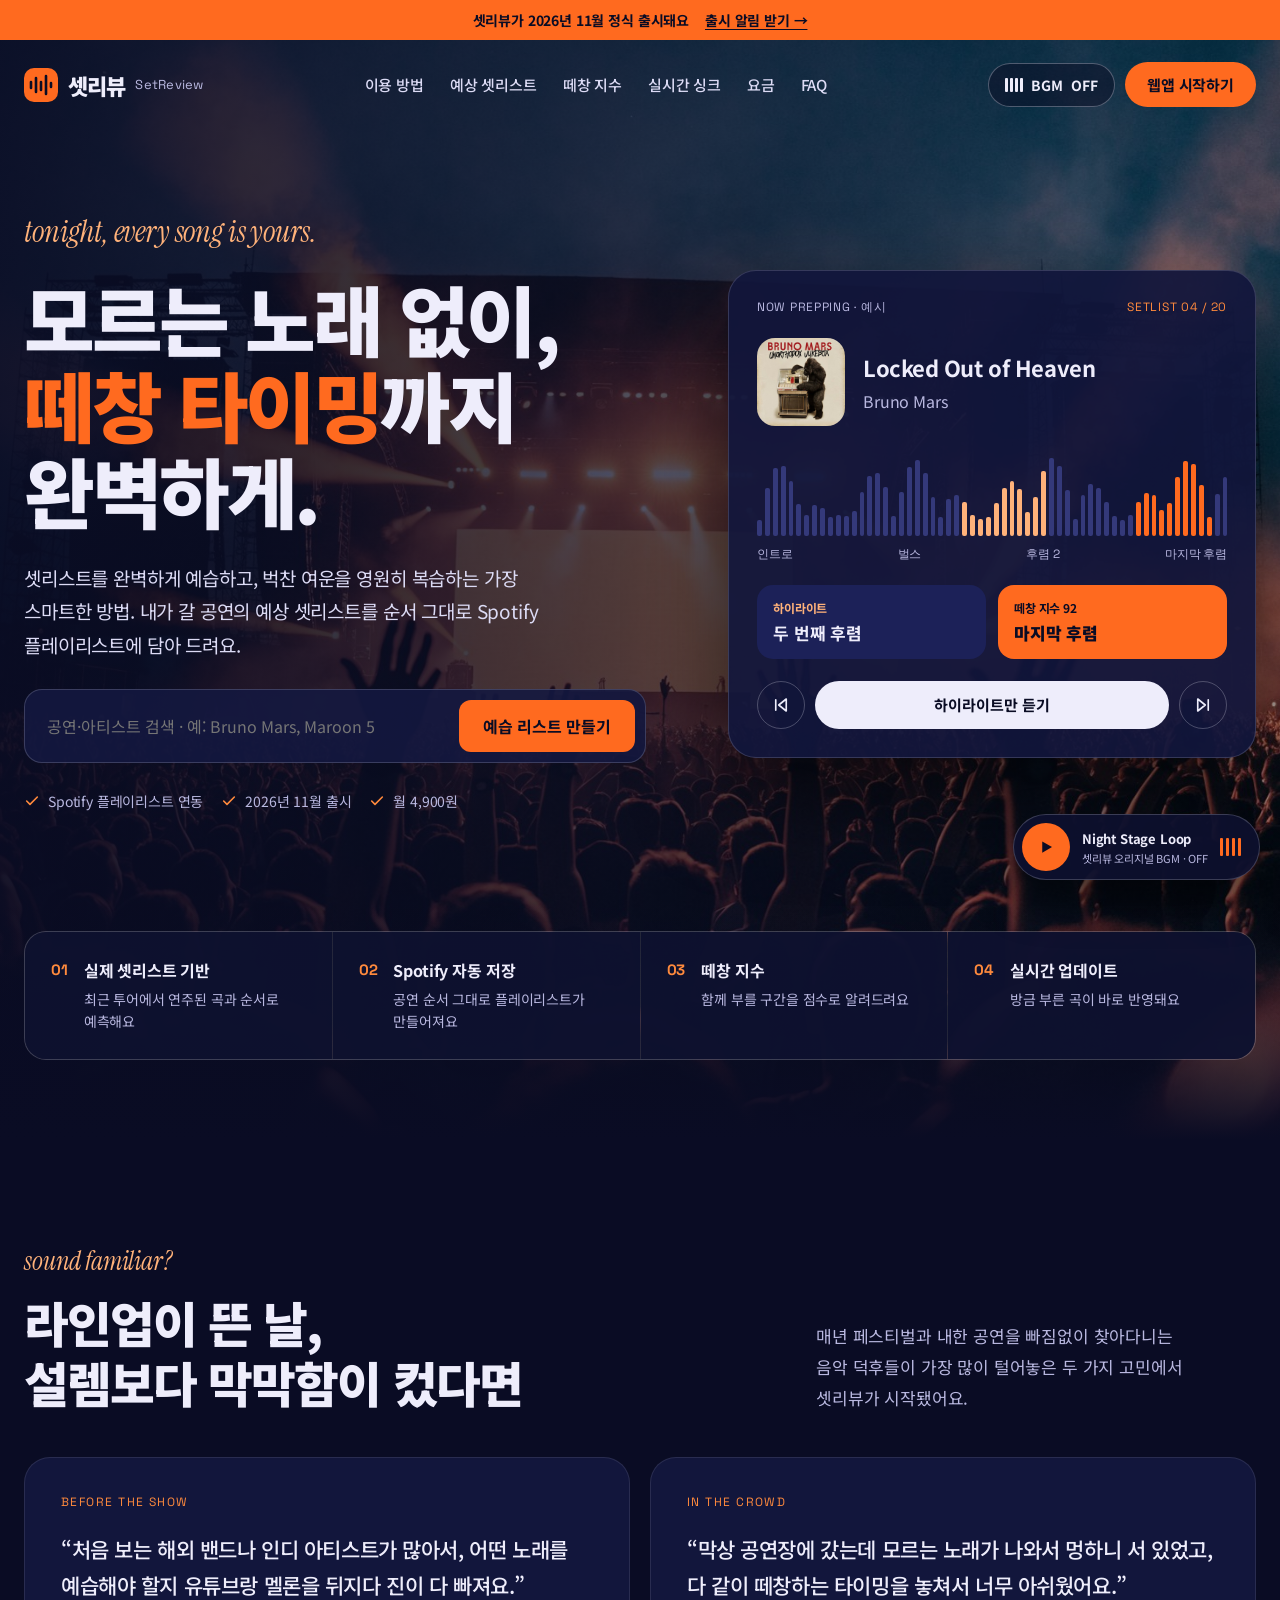
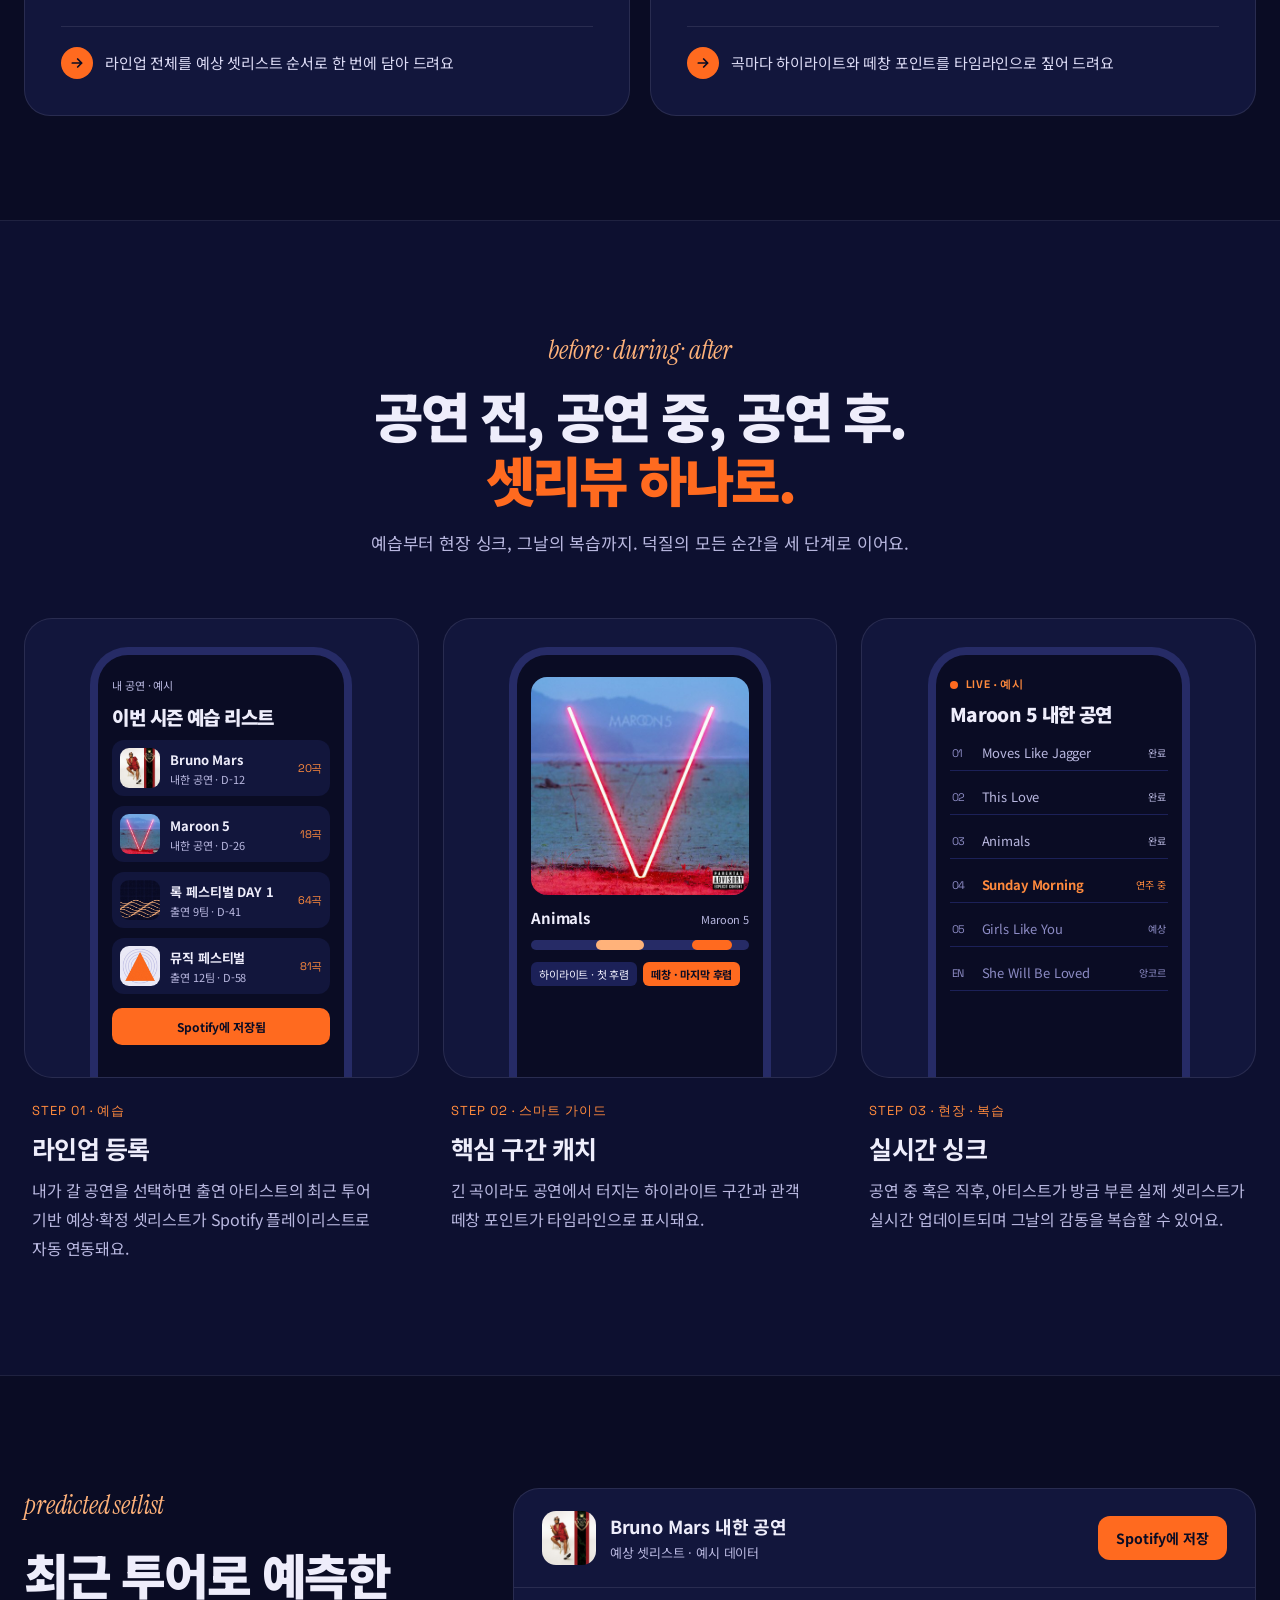
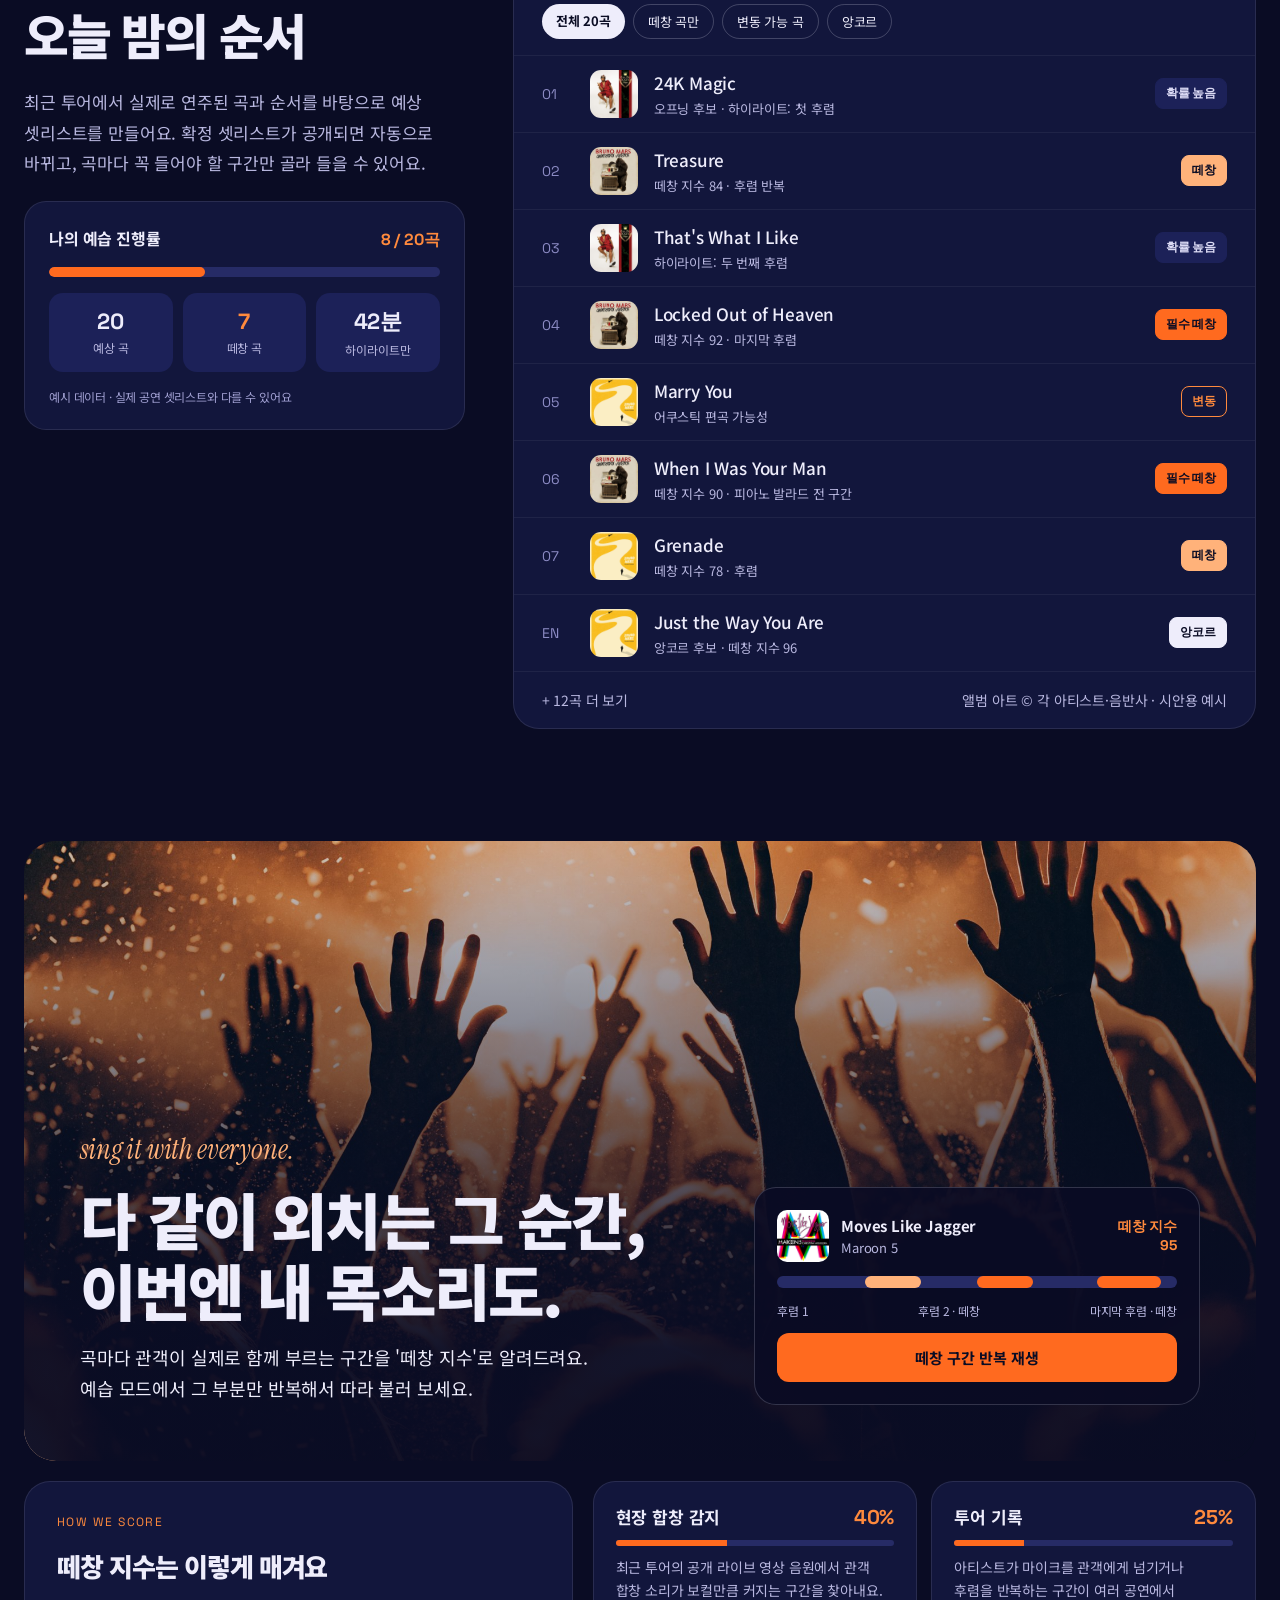
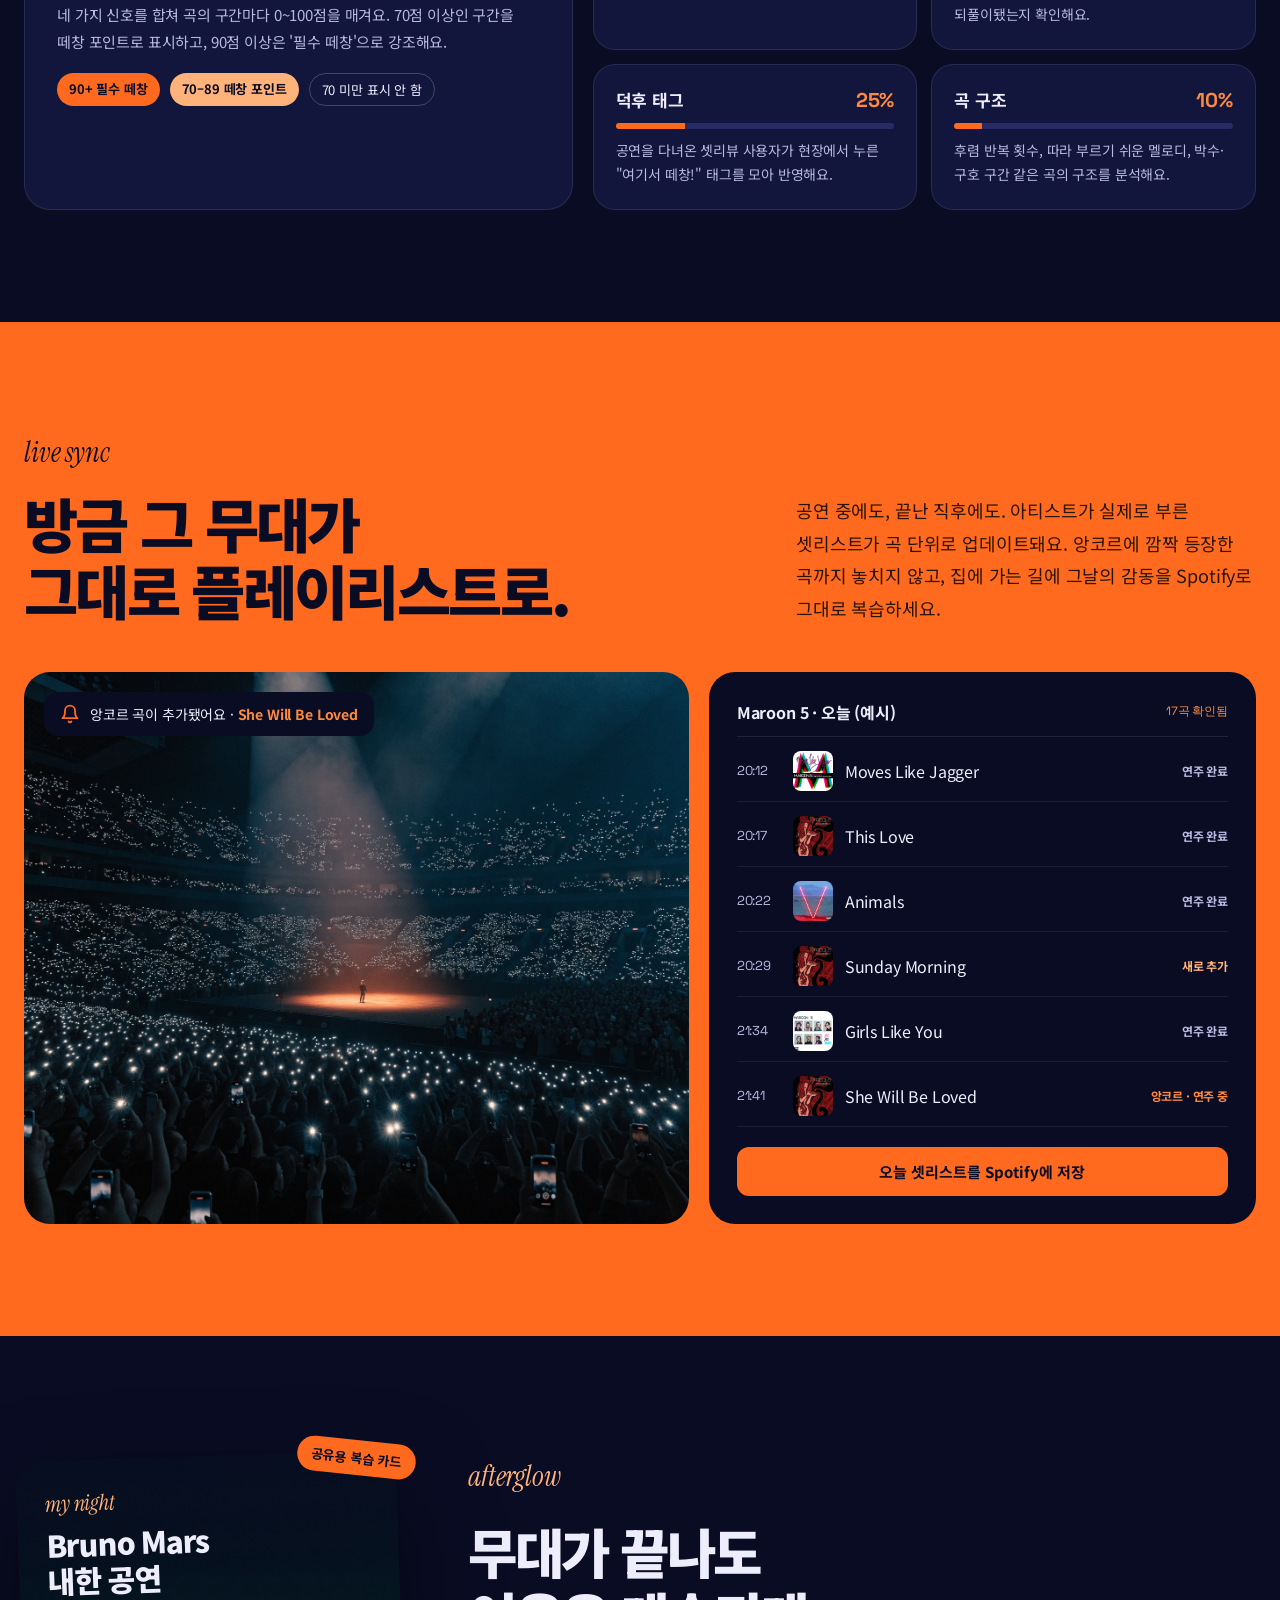
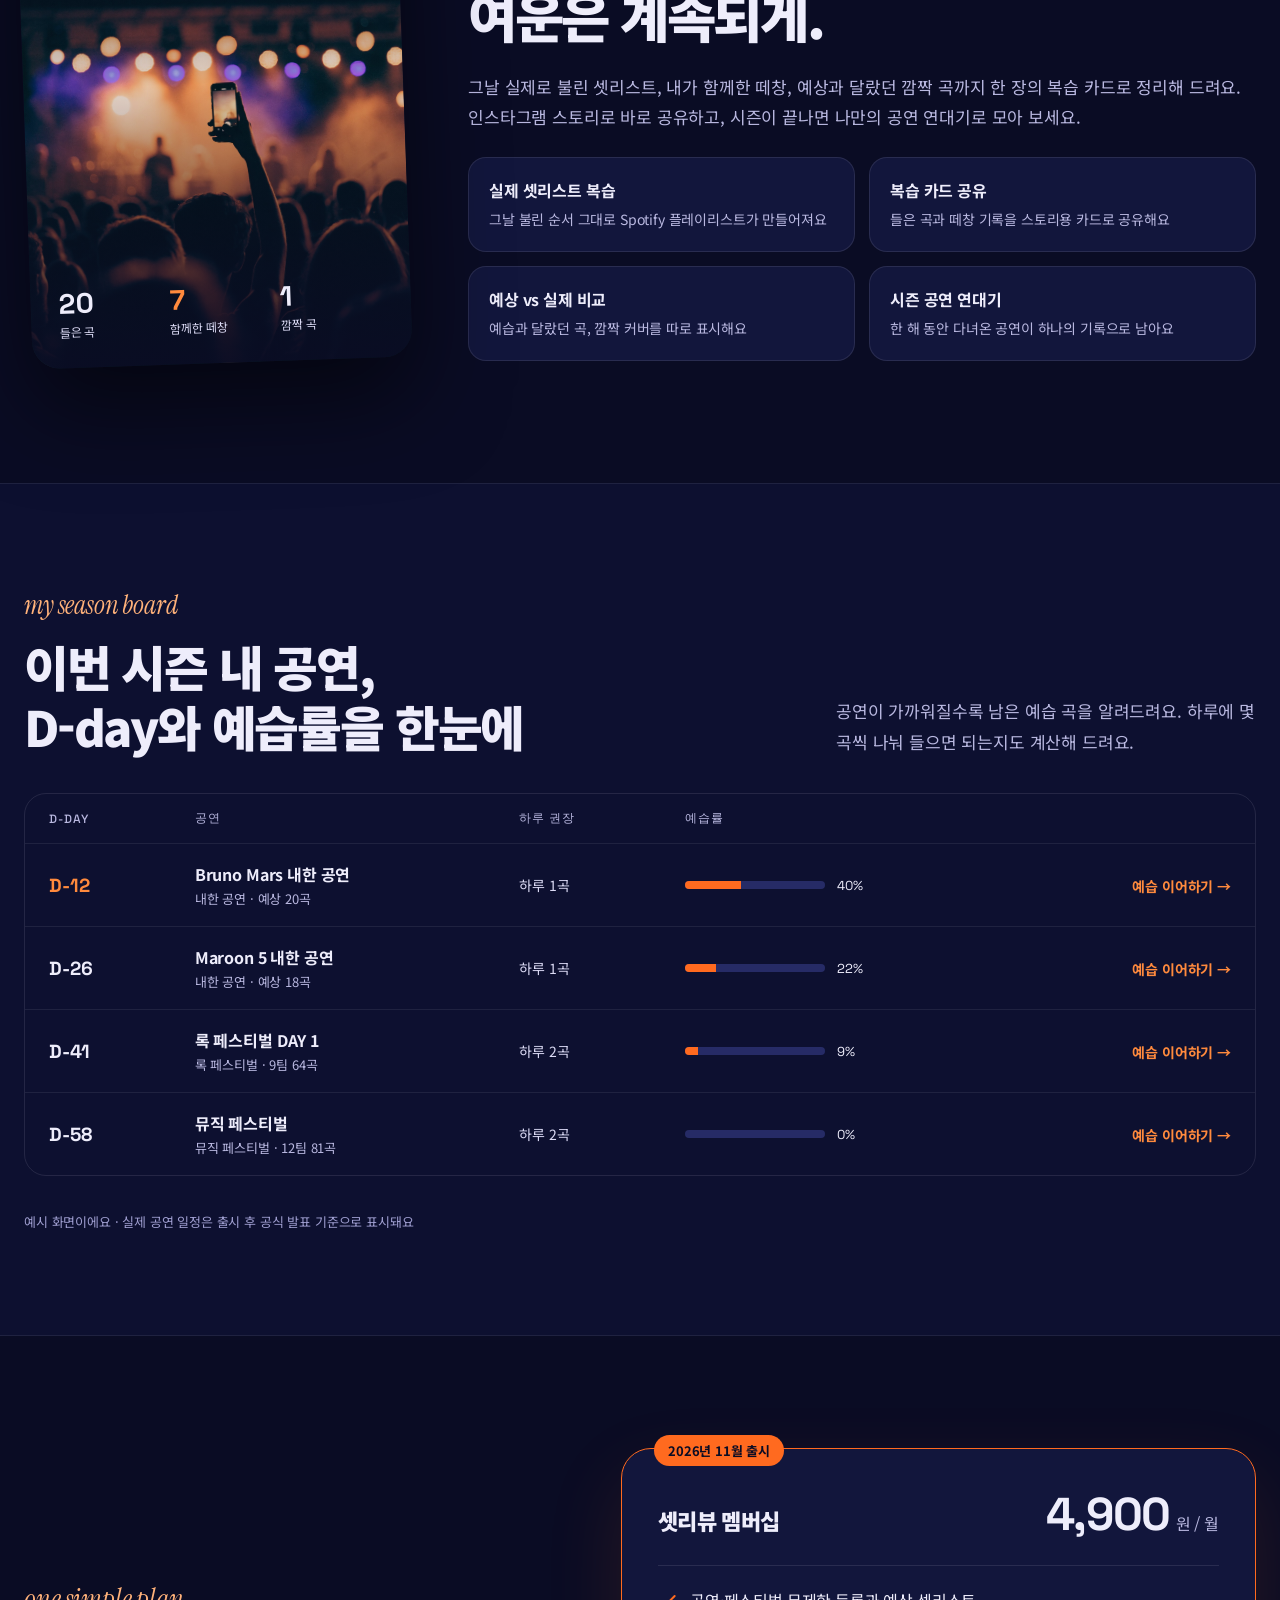
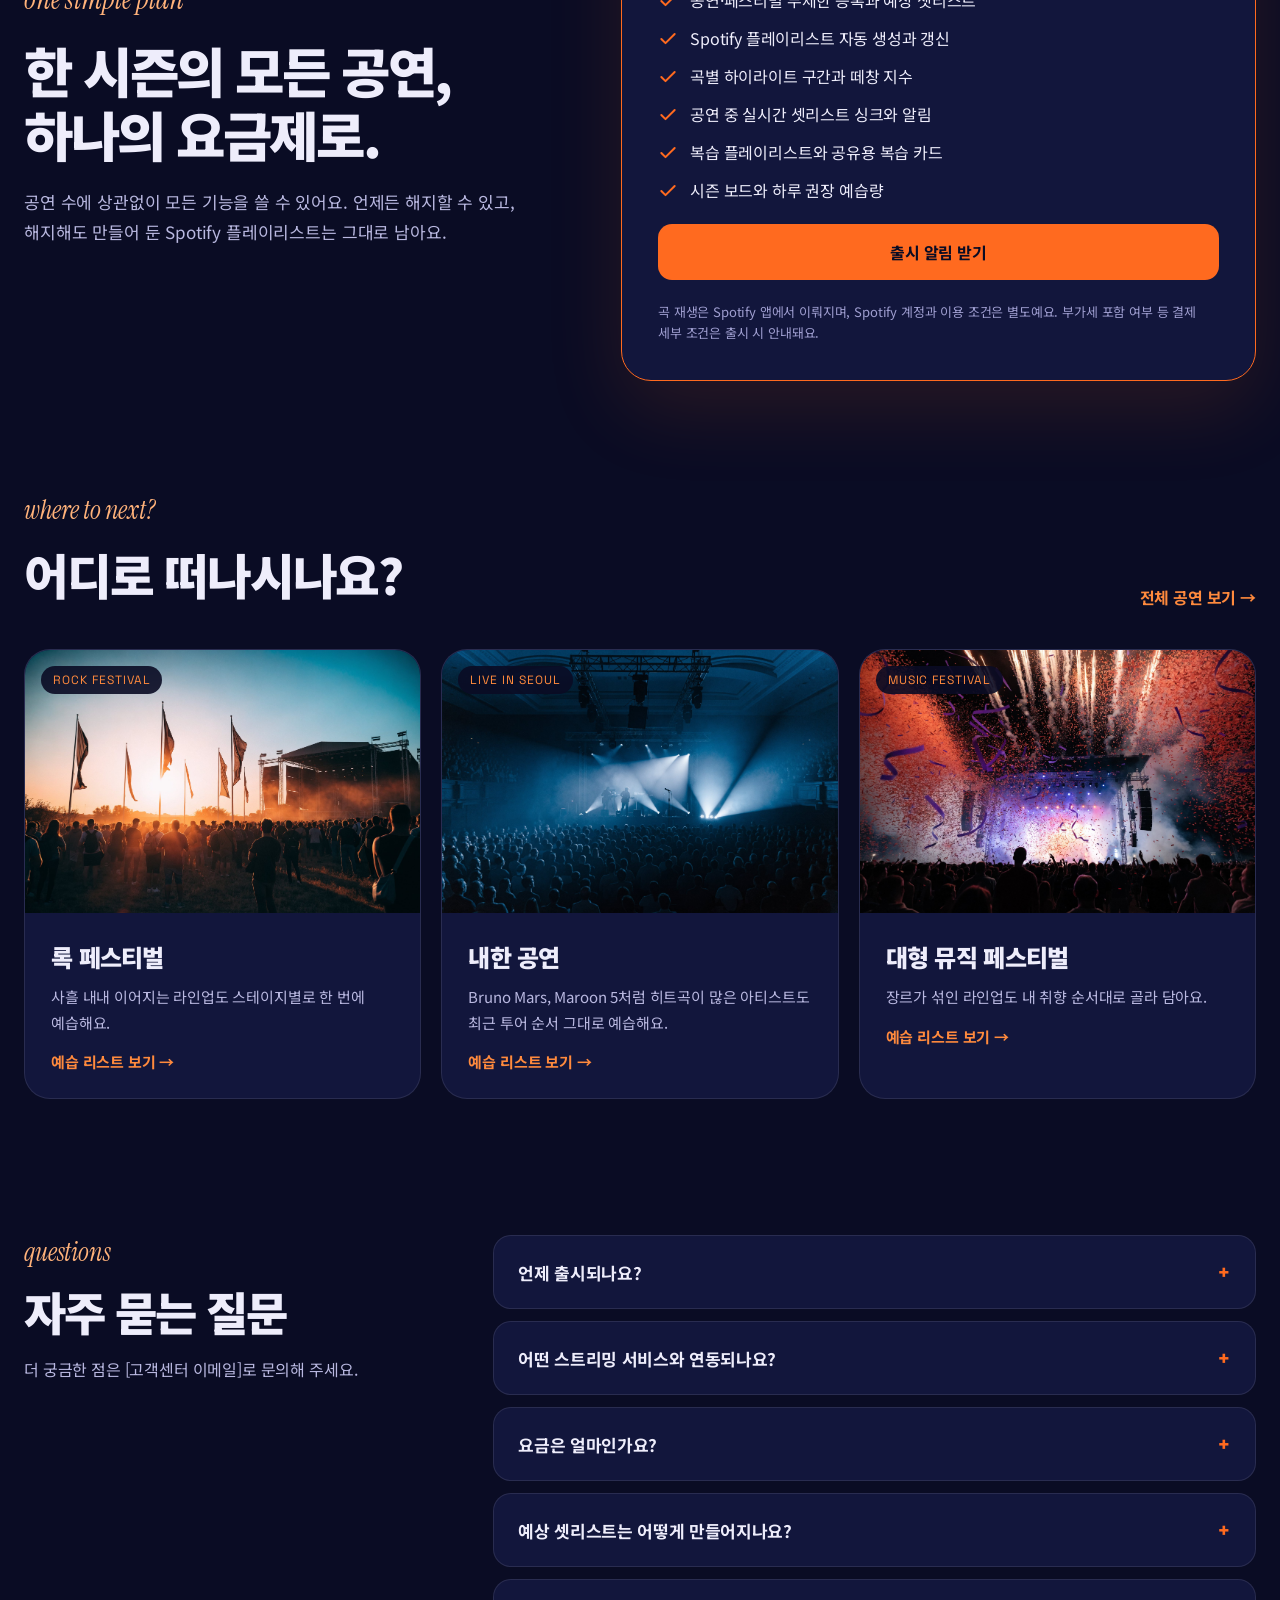
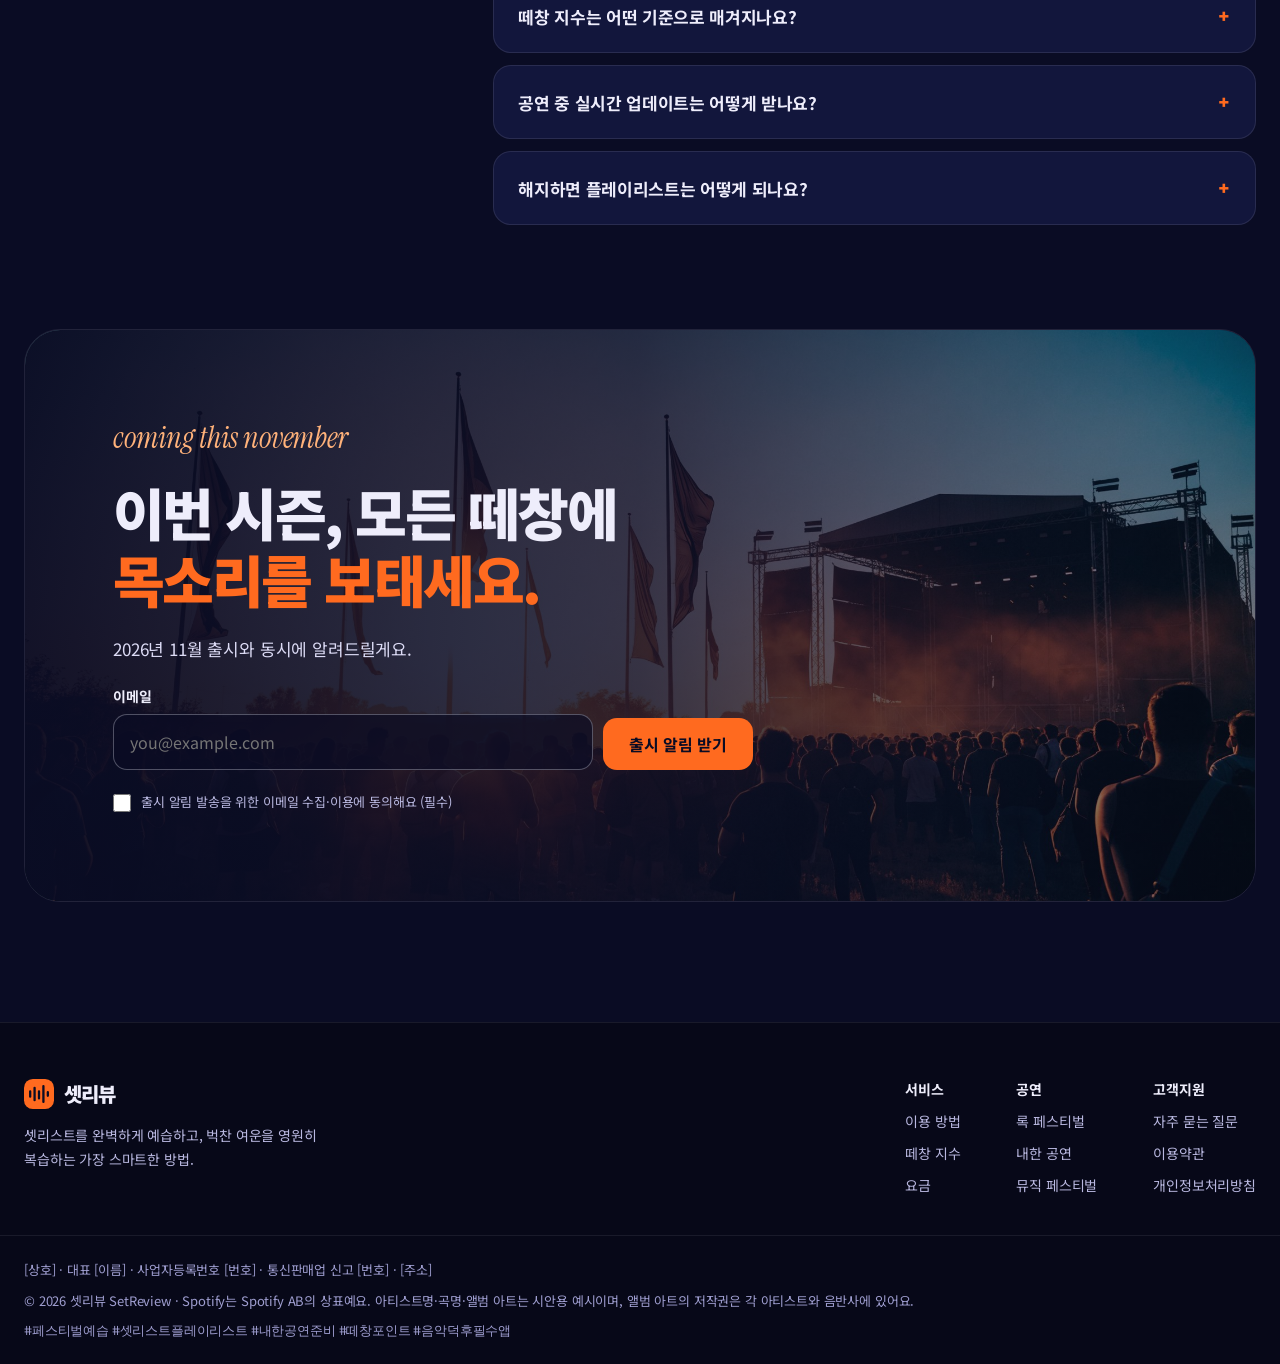
<file: index.html>
<!doctype html>
<html lang="ko">
<head>
<meta charset="utf-8">
<meta name="viewport" content="width=device-width, initial-scale=1">
<title>셋리뷰 SetReview — 셋리스트 예습·떼창·복습 가이드</title>
<meta name="description" content="내가 갈 공연의 예상 셋리스트를 Spotify 플레이리스트로, 떼창 포인트와 실시간 셋리스트까지. 2026년 11월 출시.">
<meta name="theme-color" content="#0A0C24">
<link rel="icon" href="favicon.svg" type="image/svg+xml">
<meta property="og:type" content="website">
<meta property="og:site_name" content="셋리뷰 SetReview">
<meta property="og:title" content="셋리뷰 — 모르는 노래 없이, 떼창 타이밍까지 완벽하게">
<meta property="og:description" content="예상 셋리스트를 Spotify 플레이리스트로, 떼창 포인트와 실시간 셋리스트까지. 2026년 11월 출시.">
<meta property="og:image" content="og-image.jpg">
<meta name="twitter:card" content="summary_large_image">
<link rel="preconnect" href="https://fonts.googleapis.com">
<link rel="preconnect" href="https://fonts.gstatic.com" crossorigin>
<link rel="stylesheet" href="https://fonts.googleapis.com/css2?family=Noto+Sans+KR:wght@400;500;700;900&amp;family=Space+Grotesk:wght@500;700&amp;family=Instrument+Serif:ital@1&amp;display=swap">
<style>
body{margin:0;background:#0A0C24}
a{color:#FF8A3D}a:hover{color:#FFB27A}
summary::-webkit-details-marker{display:none}
@keyframes eqbar{0%,100%{transform:scaleY(0.3)}50%{transform:scaleY(1)}}
.eq-on span{animation:eqbar 0.9s ease-in-out infinite;transform-origin:bottom}
.eq-on span:nth-child(2){animation-delay:-0.3s}
.eq-on span:nth-child(3){animation-delay:-0.6s}
.eq-on span:nth-child(4){animation-delay:-0.15s}
@media (prefers-reduced-motion: reduce){.eq-on span{animation:none}}
html{scroll-behavior:smooth}
h1,h2,h3{text-wrap:balance}
p,blockquote{text-wrap:pretty}
img{max-width:100%}
.sr-menu-btn{display:none !important}
@media (max-width: 1040px){
.sr-nav{display:none !important}
.sr-menu-btn{display:flex !important}
.sr-cta-top{display:none !important}
}
@media (max-width: 720px){
.sr-hide-sm{display:none !important}
.sr-bgm-label{display:none !important}
.sr-bgm-pill{right:16px !important;bottom:16px !important;padding:8px !important}
[style*="padding: 88px 24px 120px"]{padding:32px 16px 72px !important}
[style*="padding: 112px 24px"],[style*="padding: 104px 24px"],[style*="padding: 120px 24px"]{padding-top:72px !important;padding-bottom:72px !important}
[style*="padding: 0 24px 112px"],[style*="padding: 0 24px 120px"],[style*="padding: 0 24px 96px"],[style*="padding: 40px 24px 104px"]{padding-bottom:72px !important}
[style*="24px"][style*="max-width: 1240px"]{padding-left:16px !important;padding-right:16px !important}
[style*="padding: 14px 28px"],[style*="padding: 22px 28px"],[style*="padding: 16px 28px"],[style*="padding: 18px 28px"]{padding-left:16px !important;padding-right:16px !important}
[style*="padding: 36px"]{padding:24px !important}
[style*="padding: 32px;"]{padding:22px !important}
[style*="min-height: 620px"]{min-height:540px !important}
[style*="rotate(-2deg)"]{transform:none !important}
[style*="grid-template-columns: 32px 48px"]{grid-template-columns:24px 44px minmax(0,1fr) auto !important;gap:10px !important}
}
</style>
<style>[data-show]{display:contents}[data-show][hidden]{display:none}</style>
</head>
<body>
<div style="background: #0A0C24; color: #EEEDFB; font-family: 'Noto Sans KR', sans-serif; overflow: hidden; letter-spacing: -0.01em; word-break: keep-all; overflow-wrap: break-word">

<div style="background: #FF6A1F; color: #0A0C24; font-size: 14px; font-weight: 700">
<div style="max-width: 1240px; margin: 0 auto; padding: 10px 24px; display: flex; flex-wrap: wrap; justify-content: center; align-items: center; gap: 8px 16px; text-align: center">
<span>셋리뷰가 2026년 11월 정식 출시돼요</span>
<a href="#download" style="color: #0A0C24; text-decoration: underline; text-underline-offset: 3px">출시 알림 받기 →</a>
</div>
</div>

<section id="top" style="position: relative; overflow: hidden">
<img fetchpriority="high" src="assets/img/hero.jpg" alt="" style="position: absolute; inset: 0; width: 100%; height: 100%; object-fit: cover; object-position: center 35%">
<div style="position: absolute; inset: 0; background: linear-gradient(90deg, rgba(10,12,36,0.94) 0%, rgba(10,12,36,0.72) 48%, rgba(10,12,36,0.3) 100%)" aria-hidden="true"></div>
<div style="position: absolute; left: 0; right: 0; bottom: 0; height: 240px; background: linear-gradient(180deg, rgba(10,12,36,0) 0%, #0A0C24 100%)" aria-hidden="true"></div>

<header style="position: relative; max-width: 1240px; margin: 0 auto; padding: 22px 24px; display: flex; flex-wrap: wrap; align-items: center; justify-content: space-between; gap: 16px">
<a href="#top" style="display: flex; align-items: center; gap: 10px; text-decoration: none; color: #EEEDFB">
<svg width="34" height="34" viewBox="0 0 34 34" aria-hidden="true"><rect width="34" height="34" rx="10" fill="#FF6A1F"></rect><path d="M7 20v-6M12 24V10M17 22v-8M22 26V8M27 19v-4" stroke="#0A0C24" stroke-width="2.6" stroke-linecap="round"></path></svg>
<span style="font-weight: 900; font-size: 22px; letter-spacing: -0.04em">셋리뷰</span>
<span style="font-family: 'Space Grotesk', sans-serif; font-size: 13px; color: #B9B8E0; letter-spacing: 0.02em">SetReview</span>
</a>
<nav class="sr-nav" aria-label="주요 메뉴" style="display: flex; flex-wrap: wrap; gap: 26px; font-size: 15px; font-weight: 500">
<a href="#how" style="color: #DCDBF5; text-decoration: none">이용 방법</a>
<a href="#setlist" style="color: #DCDBF5; text-decoration: none">예상 셋리스트</a>
<a href="#chant" style="color: #DCDBF5; text-decoration: none">떼창 지수</a>
<a href="#live" style="color: #DCDBF5; text-decoration: none">실시간 싱크</a>
<a href="#pricing" style="color: #DCDBF5; text-decoration: none">요금</a>
<a href="#faq" style="color: #DCDBF5; text-decoration: none">FAQ</a>
</nav>
<div style="display: flex; gap: 10px; align-items: center">
<button class="sr-hide-sm" data-bgm-btn type="button" data-action="toggleBgm" aria-pressed="false" aria-label="배경 음악 켜기" style="display: flex; align-items: center; gap: 8px; background: rgba(10,12,36,0.5); color: #EEEDFB; border: 1px solid rgba(238,237,251,0.3); border-radius: 999px; padding: 0 16px; min-height: 44px; font-family: inherit; font-size: 14px; font-weight: 700; cursor: pointer">
<span class="eq-off" style="display: flex; align-items: flex-end; gap: 2px; height: 14px" aria-hidden="true"><span style="width: 3px; height: 14px; background: currentColor; border-radius: 1px"></span><span style="width: 3px; height: 14px; background: currentColor; border-radius: 1px"></span><span style="width: 3px; height: 14px; background: currentColor; border-radius: 1px"></span><span style="width: 3px; height: 14px; background: currentColor; border-radius: 1px"></span></span>
BGM <span data-bind="bgmState">OFF</span>
</button>
<a class="sr-cta-top" href="/app/" style="background: #FF6A1F; color: #0A0C24; font-weight: 700; padding: 12px 22px; border-radius: 999px; text-decoration: none; font-size: 15px">웹앱 시작하기</a>
<button class="sr-menu-btn" type="button" data-action="toggleMenu" aria-expanded="false" aria-controls="sr-mobile-menu" aria-label="메뉴 열기" style="width: 48px; height: 48px; border-radius: 14px; border: 1px solid rgba(238,237,251,0.3); background: rgba(10,12,36,0.6); cursor: pointer; align-items: center; justify-content: center">
<span data-show="menuOpen" hidden>
<svg width="22" height="22" viewBox="0 0 24 24" fill="none" stroke="#EEEDFB" stroke-width="2.2" stroke-linecap="round" aria-hidden="true"><path d="M6 6l12 12M18 6 6 18"></path></svg>
</span>
<span data-show="menuClosed">
<svg width="22" height="22" viewBox="0 0 24 24" fill="none" stroke="#EEEDFB" stroke-width="2.2" stroke-linecap="round" aria-hidden="true"><path d="M4 7h16M4 12h16M4 17h16"></path></svg>
</span>
</button>
</div>
<span data-show="menuOpen" hidden>
<nav id="sr-mobile-menu" aria-label="모바일 메뉴" style="flex: 1 1 100%; background: rgba(18,22,60,0.97); border: 1px solid rgba(238,237,251,0.16); border-radius: 22px; padding: 10px; display: flex; flex-direction: column">

<a href="#how" data-action="closeMenu" style="color: #EEEDFB; text-decoration: none; font-size: 17px; font-weight: 700; padding: 15px 14px; border-radius: 14px; display: flex; justify-content: space-between; align-items: center">이용 방법<span style="color: #FF8A3D" aria-hidden="true">→</span></a>

<a href="#setlist" data-action="closeMenu" style="color: #EEEDFB; text-decoration: none; font-size: 17px; font-weight: 700; padding: 15px 14px; border-radius: 14px; display: flex; justify-content: space-between; align-items: center">예상 셋리스트<span style="color: #FF8A3D" aria-hidden="true">→</span></a>

<a href="#chant" data-action="closeMenu" style="color: #EEEDFB; text-decoration: none; font-size: 17px; font-weight: 700; padding: 15px 14px; border-radius: 14px; display: flex; justify-content: space-between; align-items: center">떼창 지수<span style="color: #FF8A3D" aria-hidden="true">→</span></a>

<a href="#live" data-action="closeMenu" style="color: #EEEDFB; text-decoration: none; font-size: 17px; font-weight: 700; padding: 15px 14px; border-radius: 14px; display: flex; justify-content: space-between; align-items: center">실시간 싱크<span style="color: #FF8A3D" aria-hidden="true">→</span></a>

<a href="#pricing" data-action="closeMenu" style="color: #EEEDFB; text-decoration: none; font-size: 17px; font-weight: 700; padding: 15px 14px; border-radius: 14px; display: flex; justify-content: space-between; align-items: center">요금<span style="color: #FF8A3D" aria-hidden="true">→</span></a>

<a href="#faq" data-action="closeMenu" style="color: #EEEDFB; text-decoration: none; font-size: 17px; font-weight: 700; padding: 15px 14px; border-radius: 14px; display: flex; justify-content: space-between; align-items: center">자주 묻는 질문<span style="color: #FF8A3D" aria-hidden="true">→</span></a>

<div style="display: flex; gap: 10px; padding: 10px 4px 4px">
<button type="button" data-action="toggleBgm" aria-pressed="false" style="flex: 1 1 0; min-height: 48px; border-radius: 14px; border: 1px solid rgba(238,237,251,0.3); background: transparent; color: #EEEDFB; font-family: inherit; font-weight: 700; font-size: 15px; cursor: pointer">BGM <span data-bind="bgmState">OFF</span></button>
<a href="#download" data-action="closeMenu" style="flex: 1 1 0; min-height: 48px; border-radius: 14px; background: #FF6A1F; color: #0A0C24; font-weight: 700; font-size: 15px; text-decoration: none; display: flex; align-items: center; justify-content: center">출시 알림 받기</a>
</div>
</nav>
</span>
</header>

<div style="position: relative; max-width: 1240px; margin: 0 auto; padding: 88px 24px 120px; display: flex; flex-wrap: wrap; gap: 56px; align-items: center">
<div style="flex: 1 1 540px; min-width: 0; display: flex; flex-direction: column; gap: 28px">
<span style="font-family: 'Instrument Serif', serif; font-style: italic; font-size: 30px; color: #FFB27A; line-height: 1">tonight, every song is yours.</span>
<h1 style="margin: 0; font-weight: 900; font-size: clamp(36px, 6vw, 86px); line-height: 1.12; letter-spacing: -0.045em">모르는 노래 없이,<br><span style="color: #FF6A1F">떼창 타이밍</span>까지<br>완벽하게.</h1>
<p style="margin: 0; font-size: 19px; line-height: 1.75; color: #DCDBF5; max-width: 540px">셋리스트를 완벽하게 예습하고, 벅찬 여운을 영원히 복습하는 가장 스마트한 방법. 내가 갈 공연의 예상 셋리스트를 순서 그대로 Spotify 플레이리스트에 담아 드려요.</p>
<form id="hero-search-form" role="search" style="display: flex; flex-wrap: wrap; gap: 10px; background: rgba(20,24,64,0.88); border: 1px solid rgba(238,237,251,0.18); border-radius: 18px; padding: 10px; max-width: 600px">
<label for="fest-search" style="position: absolute; width: 1px; height: 1px; overflow: hidden; clip: rect(0 0 0 0)">공연 또는 아티스트 검색</label>
<input id="fest-search" type="search" placeholder="공연·아티스트 검색 · 예: Bruno Mars, Maroon 5" style="flex: 1 1 260px; min-width: 0; background: transparent; border: 0; color: #EEEDFB; font-size: 16px; padding: 14px 12px; font-family: inherit; outline: none">
<button type="submit" style="background: #FF6A1F; color: #0A0C24; border: 0; border-radius: 12px; padding: 14px 24px; font-weight: 700; font-size: 16px; font-family: inherit; cursor: pointer; min-height: 48px">예습 리스트 만들기</button>
</form>
<div style="display: flex; flex-wrap: wrap; gap: 18px; font-size: 14px; color: #B9B8E0">
<span style="display: flex; align-items: center; gap: 8px"><svg width="16" height="16" viewBox="0 0 24 24" fill="none" stroke="#FF8A3D" stroke-width="2.4" stroke-linecap="round" stroke-linejoin="round" aria-hidden="true"><path d="M20 6 9 17l-5-5"></path></svg>Spotify 플레이리스트 연동</span>
<span style="display: flex; align-items: center; gap: 8px"><svg width="16" height="16" viewBox="0 0 24 24" fill="none" stroke="#FF8A3D" stroke-width="2.4" stroke-linecap="round" stroke-linejoin="round" aria-hidden="true"><path d="M20 6 9 17l-5-5"></path></svg>2026년 11월 출시</span>
<span style="display: flex; align-items: center; gap: 8px"><svg width="16" height="16" viewBox="0 0 24 24" fill="none" stroke="#FF8A3D" stroke-width="2.4" stroke-linecap="round" stroke-linejoin="round" aria-hidden="true"><path d="M20 6 9 17l-5-5"></path></svg>월 4,900원</span>
</div>
</div>

<div style="flex: 1 1 420px; min-width: 0">
<div style="background: rgba(18,22,60,0.93); border: 1px solid rgba(238,237,251,0.16); border-radius: 28px; padding: 28px; display: flex; flex-direction: column; gap: 22px; box-shadow: 0 40px 90px rgba(0,0,0,0.55)">
<div style="display: flex; justify-content: space-between; align-items: center; gap: 12px; flex-wrap: wrap; font-family: 'Space Grotesk', sans-serif; font-size: 12px; letter-spacing: 0.06em; color: #B9B8E0">
<span>NOW PREPPING · 예시</span>
<span style="color: #FF8A3D">SETLIST 04 / 20</span>
</div>
<div style="display: flex; gap: 18px; align-items: center">
<img loading="lazy" decoding="async" src="assets/img/uj.jpg" alt="" style="width: 88px; height: 88px; border-radius: 18px; object-fit: cover; flex: none">
<div style="display: flex; flex-direction: column; gap: 6px; min-width: 0">
<span style="font-size: 22px; font-weight: 700; letter-spacing: -0.02em">Locked Out of Heaven</span>
<span style="color: #B9B8E0">Bruno Mars</span>
</div>
</div>
<div style="display: flex; flex-direction: column; gap: 10px">
<div style="display: flex; align-items: flex-end; gap: 3px; height: 88px" role="img" aria-label="곡 구조 파형: 두 번째 후렴이 하이라이트, 마지막 후렴이 떼창 포인트">

<div style="flex: 1 1 0; border-radius: 2px; height: 18%; background: #34397A"></div>

<div style="flex: 1 1 0; border-radius: 2px; height: 54%; background: #34397A"></div>

<div style="flex: 1 1 0; border-radius: 2px; height: 77%; background: #34397A"></div>

<div style="flex: 1 1 0; border-radius: 2px; height: 79%; background: #34397A"></div>

<div style="flex: 1 1 0; border-radius: 2px; height: 62%; background: #34397A"></div>

<div style="flex: 1 1 0; border-radius: 2px; height: 36%; background: #34397A"></div>

<div style="flex: 1 1 0; border-radius: 2px; height: 24%; background: #34397A"></div>

<div style="flex: 1 1 0; border-radius: 2px; height: 35%; background: #34397A"></div>

<div style="flex: 1 1 0; border-radius: 2px; height: 32%; background: #34397A"></div>

<div style="flex: 1 1 0; border-radius: 2px; height: 21%; background: #34397A"></div>

<div style="flex: 1 1 0; border-radius: 2px; height: 24%; background: #34397A"></div>

<div style="flex: 1 1 0; border-radius: 2px; height: 23%; background: #34397A"></div>

<div style="flex: 1 1 0; border-radius: 2px; height: 28%; background: #34397A"></div>

<div style="flex: 1 1 0; border-radius: 2px; height: 50%; background: #34397A"></div>

<div style="flex: 1 1 0; border-radius: 2px; height: 68%; background: #34397A"></div>

<div style="flex: 1 1 0; border-radius: 2px; height: 72%; background: #34397A"></div>

<div style="flex: 1 1 0; border-radius: 2px; height: 55%; background: #34397A"></div>

<div style="flex: 1 1 0; border-radius: 2px; height: 23%; background: #34397A"></div>

<div style="flex: 1 1 0; border-radius: 2px; height: 50%; background: #34397A"></div>

<div style="flex: 1 1 0; border-radius: 2px; height: 78%; background: #34397A"></div>

<div style="flex: 1 1 0; border-radius: 2px; height: 86%; background: #34397A"></div>

<div style="flex: 1 1 0; border-radius: 2px; height: 72%; background: #34397A"></div>

<div style="flex: 1 1 0; border-radius: 2px; height: 44%; background: #34397A"></div>

<div style="flex: 1 1 0; border-radius: 2px; height: 22%; background: #34397A"></div>

<div style="flex: 1 1 0; border-radius: 2px; height: 42%; background: #34397A"></div>

<div style="flex: 1 1 0; border-radius: 2px; height: 47%; background: #34397A"></div>

<div style="flex: 1 1 0; border-radius: 2px; height: 38%; background: #FFB27A"></div>

<div style="flex: 1 1 0; border-radius: 2px; height: 24%; background: #FFB27A"></div>

<div style="flex: 1 1 0; border-radius: 2px; height: 19%; background: #FFB27A"></div>

<div style="flex: 1 1 0; border-radius: 2px; height: 22%; background: #FFB27A"></div>

<div style="flex: 1 1 0; border-radius: 2px; height: 37%; background: #FFB27A"></div>

<div style="flex: 1 1 0; border-radius: 2px; height: 54%; background: #FFB27A"></div>

<div style="flex: 1 1 0; border-radius: 2px; height: 62%; background: #FFB27A"></div>

<div style="flex: 1 1 0; border-radius: 2px; height: 53%; background: #FFB27A"></div>

<div style="flex: 1 1 0; border-radius: 2px; height: 27%; background: #FFB27A"></div>

<div style="flex: 1 1 0; border-radius: 2px; height: 44%; background: #FFB27A"></div>

<div style="flex: 1 1 0; border-radius: 2px; height: 74%; background: #FFB27A"></div>

<div style="flex: 1 1 0; border-radius: 2px; height: 88%; background: #34397A"></div>

<div style="flex: 1 1 0; border-radius: 2px; height: 79%; background: #34397A"></div>

<div style="flex: 1 1 0; border-radius: 2px; height: 52%; background: #34397A"></div>

<div style="flex: 1 1 0; border-radius: 2px; height: 19%; background: #34397A"></div>

<div style="flex: 1 1 0; border-radius: 2px; height: 47%; background: #34397A"></div>

<div style="flex: 1 1 0; border-radius: 2px; height: 59%; background: #34397A"></div>

<div style="flex: 1 1 0; border-radius: 2px; height: 54%; background: #34397A"></div>

<div style="flex: 1 1 0; border-radius: 2px; height: 39%; background: #34397A"></div>

<div style="flex: 1 1 0; border-radius: 2px; height: 23%; background: #34397A"></div>

<div style="flex: 1 1 0; border-radius: 2px; height: 18%; background: #34397A"></div>

<div style="flex: 1 1 0; border-radius: 2px; height: 24%; background: #34397A"></div>

<div style="flex: 1 1 0; border-radius: 2px; height: 38%; background: #FF6A1F"></div>

<div style="flex: 1 1 0; border-radius: 2px; height: 49%; background: #FF6A1F"></div>

<div style="flex: 1 1 0; border-radius: 2px; height: 47%; background: #FF6A1F"></div>

<div style="flex: 1 1 0; border-radius: 2px; height: 29%; background: #FF6A1F"></div>

<div style="flex: 1 1 0; border-radius: 2px; height: 37%; background: #FF6A1F"></div>

<div style="flex: 1 1 0; border-radius: 2px; height: 67%; background: #FF6A1F"></div>

<div style="flex: 1 1 0; border-radius: 2px; height: 85%; background: #FF6A1F"></div>

<div style="flex: 1 1 0; border-radius: 2px; height: 82%; background: #FF6A1F"></div>

<div style="flex: 1 1 0; border-radius: 2px; height: 58%; background: #FF6A1F"></div>

<div style="flex: 1 1 0; border-radius: 2px; height: 22%; background: #FF6A1F"></div>

<div style="flex: 1 1 0; border-radius: 2px; height: 48%; background: #34397A"></div>

<div style="flex: 1 1 0; border-radius: 2px; height: 67%; background: #34397A"></div>

</div>
<div style="display: flex; justify-content: space-between; font-family: 'Space Grotesk', sans-serif; font-size: 12px; color: #B9B8E0"><span>인트로</span><span>벌스</span><span>후렴 2</span><span>마지막 후렴</span></div>
</div>
<div style="display: grid; grid-template-columns: repeat(2, minmax(0, 1fr)); gap: 12px">
<div style="background: #1C2158; border-radius: 16px; padding: 14px 16px; display: flex; flex-direction: column; gap: 4px">
<span style="font-size: 12px; color: #FFB27A; font-weight: 700">하이라이트</span>
<span style="font-size: 17px; font-weight: 700">두 번째 후렴</span>
</div>
<div style="background: #FF6A1F; color: #0A0C24; border-radius: 16px; padding: 14px 16px; display: flex; flex-direction: column; gap: 4px">
<span style="font-size: 12px; font-weight: 700">떼창 지수 92</span>
<span style="font-size: 17px; font-weight: 900">마지막 후렴</span>
</div>
</div>
<div style="display: flex; gap: 10px">
<button type="button" aria-label="이전 곡" style="width: 48px; height: 48px; border-radius: 50%; border: 1px solid rgba(238,237,251,0.25); background: transparent; cursor: pointer; display: flex; align-items: center; justify-content: center"><svg width="18" height="18" viewBox="0 0 24 24" fill="none" stroke="#EEEDFB" stroke-width="2.2" stroke-linecap="round" stroke-linejoin="round" aria-hidden="true"><path d="M19 20 9 12l10-8v16zM5 19V5"></path></svg></button>
<button type="button" style="flex: 1 1 auto; background: #EEEDFB; color: #0A0C24; border: 0; border-radius: 999px; font-family: inherit; font-weight: 700; font-size: 15px; cursor: pointer; min-height: 48px">하이라이트만 듣기</button>
<button type="button" aria-label="다음 곡" style="width: 48px; height: 48px; border-radius: 50%; border: 1px solid rgba(238,237,251,0.25); background: transparent; cursor: pointer; display: flex; align-items: center; justify-content: center"><svg width="18" height="18" viewBox="0 0 24 24" fill="none" stroke="#EEEDFB" stroke-width="2.2" stroke-linecap="round" stroke-linejoin="round" aria-hidden="true"><path d="m5 4 10 8-10 8V4zM19 5v14"></path></svg></button>
</div>
</div>
</div>
</div>

<div style="position: relative; max-width: 1240px; margin: 0 auto; padding: 0 24px 80px">
<div style="display: grid; grid-template-columns: repeat(auto-fit, minmax(min(100%, 240px), 1fr)); gap: 1px; background: rgba(238,237,251,0.12); border: 1px solid rgba(238,237,251,0.12); border-radius: 22px; overflow: hidden">

<div style="background: rgba(13,16,46,0.96); padding: 26px; display: flex; gap: 16px; align-items: flex-start">
<span style="font-family: 'Space Grotesk', sans-serif; font-weight: 700; color: #FF8A3D; font-size: 15px; padding-top: 2px">01</span>
<div style="display: flex; flex-direction: column; gap: 6px">
<span style="font-weight: 700; font-size: 16px">실제 셋리스트 기반</span>
<span style="font-size: 14px; color: #B9B8E0; line-height: 1.6">최근 투어에서 연주된 곡과 순서로 예측해요</span>
</div>
</div>

<div style="background: rgba(13,16,46,0.96); padding: 26px; display: flex; gap: 16px; align-items: flex-start">
<span style="font-family: 'Space Grotesk', sans-serif; font-weight: 700; color: #FF8A3D; font-size: 15px; padding-top: 2px">02</span>
<div style="display: flex; flex-direction: column; gap: 6px">
<span style="font-weight: 700; font-size: 16px">Spotify 자동 저장</span>
<span style="font-size: 14px; color: #B9B8E0; line-height: 1.6">공연 순서 그대로 플레이리스트가 만들어져요</span>
</div>
</div>

<div style="background: rgba(13,16,46,0.96); padding: 26px; display: flex; gap: 16px; align-items: flex-start">
<span style="font-family: 'Space Grotesk', sans-serif; font-weight: 700; color: #FF8A3D; font-size: 15px; padding-top: 2px">03</span>
<div style="display: flex; flex-direction: column; gap: 6px">
<span style="font-weight: 700; font-size: 16px">떼창 지수</span>
<span style="font-size: 14px; color: #B9B8E0; line-height: 1.6">함께 부를 구간을 점수로 알려드려요</span>
</div>
</div>

<div style="background: rgba(13,16,46,0.96); padding: 26px; display: flex; gap: 16px; align-items: flex-start">
<span style="font-family: 'Space Grotesk', sans-serif; font-weight: 700; color: #FF8A3D; font-size: 15px; padding-top: 2px">04</span>
<div style="display: flex; flex-direction: column; gap: 6px">
<span style="font-weight: 700; font-size: 16px">실시간 업데이트</span>
<span style="font-size: 14px; color: #B9B8E0; line-height: 1.6">방금 부른 곡이 바로 반영돼요</span>
</div>
</div>

</div>
</div>
</section>

<section aria-label="덕후들의 고민" style="max-width: 1240px; margin: 0 auto; padding: 104px 24px; display: flex; flex-direction: column; gap: 44px">
<div style="display: flex; flex-wrap: wrap; justify-content: space-between; align-items: flex-end; gap: 24px">
<div style="display: flex; flex-direction: column; gap: 14px">
<span style="font-family: 'Instrument Serif', serif; font-style: italic; font-size: 26px; color: #FFB27A">sound familiar?</span>
<h2 style="margin: 0; font-weight: 900; font-size: clamp(32px, 3.8vw, 50px); line-height: 1.25; letter-spacing: -0.04em">라인업이 뜬 날,<br>설렘보다 막막함이 컸다면</h2>
</div>
<p style="margin: 0; max-width: 440px; color: #B9B8E0; font-size: 17px; line-height: 1.8">매년 페스티벌과 내한 공연을 빠짐없이 찾아다니는 음악 덕후들이 가장 많이 털어놓은 두 가지 고민에서 셋리뷰가 시작됐어요.</p>
</div>
<div style="display: grid; grid-template-columns: repeat(auto-fit, minmax(min(100%, 320px), 1fr)); gap: 20px">

<article style="background: #12163C; border: 1px solid rgba(238,237,251,0.1); border-radius: 26px; padding: 36px; display: flex; flex-direction: column; gap: 22px">
<span style="font-family: 'Space Grotesk', sans-serif; font-size: 12px; letter-spacing: 0.12em; color: #FF8A3D">BEFORE THE SHOW</span>
<blockquote style="margin: 0; font-size: 21px; line-height: 1.7; font-weight: 500; letter-spacing: -0.02em">“처음 보는 해외 밴드나 인디 아티스트가 많아서, 어떤 노래를 예습해야 할지 유튜브랑 멜론을 뒤지다 진이 다 빠져요.”</blockquote>
<div style="display: flex; align-items: center; gap: 12px; border-top: 1px solid rgba(238,237,251,0.1); padding-top: 20px; color: #DCDBF5; font-size: 15px">
<span style="width: 32px; height: 32px; border-radius: 50%; background: #FF6A1F; display: flex; align-items: center; justify-content: center; flex: none"><svg width="16" height="16" viewBox="0 0 24 24" fill="none" stroke="#0A0C24" stroke-width="2.6" stroke-linecap="round" stroke-linejoin="round" aria-hidden="true"><path d="M5 12h14M13 6l6 6-6 6"></path></svg></span>
라인업 전체를 예상 셋리스트 순서로 한 번에 담아 드려요
</div>
</article>

<article style="background: #12163C; border: 1px solid rgba(238,237,251,0.1); border-radius: 26px; padding: 36px; display: flex; flex-direction: column; gap: 22px">
<span style="font-family: 'Space Grotesk', sans-serif; font-size: 12px; letter-spacing: 0.12em; color: #FF8A3D">IN THE CROWD</span>
<blockquote style="margin: 0; font-size: 21px; line-height: 1.7; font-weight: 500; letter-spacing: -0.02em">“막상 공연장에 갔는데 모르는 노래가 나와서 멍하니 서 있었고, 다 같이 떼창하는 타이밍을 놓쳐서 너무 아쉬웠어요.”</blockquote>
<div style="display: flex; align-items: center; gap: 12px; border-top: 1px solid rgba(238,237,251,0.1); padding-top: 20px; color: #DCDBF5; font-size: 15px">
<span style="width: 32px; height: 32px; border-radius: 50%; background: #FF6A1F; display: flex; align-items: center; justify-content: center; flex: none"><svg width="16" height="16" viewBox="0 0 24 24" fill="none" stroke="#0A0C24" stroke-width="2.6" stroke-linecap="round" stroke-linejoin="round" aria-hidden="true"><path d="M5 12h14M13 6l6 6-6 6"></path></svg></span>
곡마다 하이라이트와 떼창 포인트를 타임라인으로 짚어 드려요
</div>
</article>

</div>
</section>

<section id="how" style="background: #0D1030; border-top: 1px solid rgba(238,237,251,0.08); border-bottom: 1px solid rgba(238,237,251,0.08)">
<div style="max-width: 1240px; margin: 0 auto; padding: 112px 24px; display: flex; flex-direction: column; gap: 60px">
<div style="display: flex; flex-direction: column; gap: 16px; align-items: center; text-align: center">
<span style="font-family: 'Instrument Serif', serif; font-style: italic; font-size: 26px; color: #FFB27A">before · during · after</span>
<h2 style="margin: 0; font-weight: 900; font-size: clamp(34px, 4.2vw, 56px); line-height: 1.2; letter-spacing: -0.045em">공연 전, 공연 중, 공연 후.<br><span style="color: #FF6A1F">셋리뷰 하나로.</span></h2>
<p style="margin: 0; max-width: 600px; color: #B9B8E0; line-height: 1.8; font-size: 17px">예습부터 현장 싱크, 그날의 복습까지. 덕질의 모든 순간을 세 단계로 이어요.</p>
</div>
<div style="display: grid; grid-template-columns: repeat(auto-fit, minmax(min(100%, 320px), 1fr)); gap: 24px">

<article style="display: flex; flex-direction: column; gap: 24px">
<div style="background: #12163C; border: 1px solid rgba(238,237,251,0.1); border-radius: 28px; padding: 28px 28px 0; height: 430px; overflow: hidden; display: flex; justify-content: center">
<div style="width: 262px; background: #0A0C24; border: 8px solid #262B66; border-bottom: 0; border-radius: 38px 38px 0 0; padding: 22px 14px; display: flex; flex-direction: column; gap: 10px; box-sizing: border-box">
<span style="font-size: 11px; color: #B9B8E0">내 공연 · 예시</span>
<span style="font-weight: 900; font-size: 19px; letter-spacing: -0.03em">이번 시즌 예습 리스트</span>

<div style="display: flex; gap: 10px; align-items: center; background: #12163C; border-radius: 12px; padding: 8px">
<img loading="lazy" decoding="async" src="assets/img/k24.jpg" alt="" style="width: 40px; height: 40px; border-radius: 9px; object-fit: cover; flex: none">
<div style="display: flex; flex-direction: column; gap: 2px; min-width: 0; flex: 1 1 auto"><span style="font-size: 13px; font-weight: 700">Bruno Mars</span><span style="font-size: 11px; color: #B9B8E0">내한 공연 · D-12</span></div>
<span style="font-family: 'Space Grotesk', sans-serif; font-size: 11px; color: #FF8A3D">20곡</span>
</div>

<div style="display: flex; gap: 10px; align-items: center; background: #12163C; border-radius: 12px; padding: 8px">
<img loading="lazy" decoding="async" src="assets/img/v.jpg" alt="" style="width: 40px; height: 40px; border-radius: 9px; object-fit: cover; flex: none">
<div style="display: flex; flex-direction: column; gap: 2px; min-width: 0; flex: 1 1 auto"><span style="font-size: 13px; font-weight: 700">Maroon 5</span><span style="font-size: 11px; color: #B9B8E0">내한 공연 · D-26</span></div>
<span style="font-family: 'Space Grotesk', sans-serif; font-size: 11px; color: #FF8A3D">18곡</span>
</div>

<div style="display: flex; gap: 10px; align-items: center; background: #12163C; border-radius: 12px; padding: 8px">
<img loading="lazy" decoding="async" src="assets/img/cover3.jpg" alt="" style="width: 40px; height: 40px; border-radius: 9px; object-fit: cover; flex: none">
<div style="display: flex; flex-direction: column; gap: 2px; min-width: 0; flex: 1 1 auto"><span style="font-size: 13px; font-weight: 700">록 페스티벌 DAY 1</span><span style="font-size: 11px; color: #B9B8E0">출연 9팀 · D-41</span></div>
<span style="font-family: 'Space Grotesk', sans-serif; font-size: 11px; color: #FF8A3D">64곡</span>
</div>

<div style="display: flex; gap: 10px; align-items: center; background: #12163C; border-radius: 12px; padding: 8px">
<img loading="lazy" decoding="async" src="assets/img/cover6.jpg" alt="" style="width: 40px; height: 40px; border-radius: 9px; object-fit: cover; flex: none">
<div style="display: flex; flex-direction: column; gap: 2px; min-width: 0; flex: 1 1 auto"><span style="font-size: 13px; font-weight: 700">뮤직 페스티벌</span><span style="font-size: 11px; color: #B9B8E0">출연 12팀 · D-58</span></div>
<span style="font-family: 'Space Grotesk', sans-serif; font-size: 11px; color: #FF8A3D">81곡</span>
</div>

<span style="margin-top: 4px; background: #FF6A1F; color: #0A0C24; text-align: center; font-size: 12px; font-weight: 700; padding: 10px; border-radius: 10px">Spotify에 저장됨</span>
</div>
</div>
<div style="display: flex; flex-direction: column; gap: 10px; padding: 0 8px">
<span style="font-family: 'Space Grotesk', sans-serif; color: #FF8A3D; font-size: 13px; letter-spacing: 0.08em">STEP 01 · 예습</span>
<h3 style="margin: 0; font-size: 25px; font-weight: 700; letter-spacing: -0.03em">라인업 등록</h3>
<p style="margin: 0; color: #B9B8E0; line-height: 1.8; font-size: 16px">내가 갈 공연을 선택하면 출연 아티스트의 최근 투어 기반 예상·확정 셋리스트가 Spotify 플레이리스트로 자동 연동돼요.</p>
</div>
</article>

<article style="display: flex; flex-direction: column; gap: 24px">
<div style="background: #12163C; border: 1px solid rgba(238,237,251,0.1); border-radius: 28px; padding: 28px 28px 0; height: 430px; overflow: hidden; display: flex; justify-content: center">
<div style="width: 262px; background: #0A0C24; border: 8px solid #262B66; border-bottom: 0; border-radius: 38px 38px 0 0; padding: 22px 14px; display: flex; flex-direction: column; gap: 12px; box-sizing: border-box">
<img loading="lazy" decoding="async" src="assets/img/v.jpg" alt="" style="width: 100%; aspect-ratio: 1 / 1; border-radius: 16px; object-fit: cover">
<div style="display: flex; justify-content: space-between; align-items: baseline"><span style="font-size: 15px; font-weight: 700">Animals</span><span style="font-size: 11px; color: #B9B8E0">Maroon 5</span></div>
<div style="position: relative; height: 10px; background: #262B66; border-radius: 999px">
<div style="position: absolute; left: 30%; width: 22%; top: 0; bottom: 0; background: #FFB27A; border-radius: 999px"></div>
<div style="position: absolute; left: 74%; width: 18%; top: 0; bottom: 0; background: #FF6A1F; border-radius: 999px"></div>
</div>
<div style="display: flex; gap: 6px; flex-wrap: wrap"><span style="font-size: 11px; background: #1C2158; padding: 4px 8px; border-radius: 6px">하이라이트 · 첫 후렴</span><span style="font-size: 11px; background: #FF6A1F; color: #0A0C24; font-weight: 700; padding: 4px 8px; border-radius: 6px">떼창 · 마지막 후렴</span></div>
</div>
</div>
<div style="display: flex; flex-direction: column; gap: 10px; padding: 0 8px">
<span style="font-family: 'Space Grotesk', sans-serif; color: #FF8A3D; font-size: 13px; letter-spacing: 0.08em">STEP 02 · 스마트 가이드</span>
<h3 style="margin: 0; font-size: 25px; font-weight: 700; letter-spacing: -0.03em">핵심 구간 캐치</h3>
<p style="margin: 0; color: #B9B8E0; line-height: 1.8; font-size: 16px">긴 곡이라도 공연에서 터지는 하이라이트 구간과 관객 떼창 포인트가 타임라인으로 표시돼요.</p>
</div>
</article>

<article style="display: flex; flex-direction: column; gap: 24px">
<div style="background: #12163C; border: 1px solid rgba(238,237,251,0.1); border-radius: 28px; padding: 28px 28px 0; height: 430px; overflow: hidden; display: flex; justify-content: center">
<div style="width: 262px; background: #0A0C24; border: 8px solid #262B66; border-bottom: 0; border-radius: 38px 38px 0 0; padding: 22px 14px; display: flex; flex-direction: column; gap: 8px; box-sizing: border-box">
<div style="display: flex; align-items: center; gap: 8px"><span style="width: 8px; height: 8px; border-radius: 50%; background: #FF6A1F"></span><span style="font-family: 'Space Grotesk', sans-serif; font-size: 11px; color: #FF8A3D; font-weight: 700; letter-spacing: 0.06em">LIVE · 예시</span></div>
<span style="font-weight: 900; font-size: 19px; letter-spacing: -0.03em">Maroon 5 내한 공연</span>

<div style="display: grid; grid-template-columns: 22px minmax(0, 1fr) auto; gap: 8px; align-items: center; padding: 8px 2px; border-bottom: 1px solid #1C2158">
<span style="font-family: 'Space Grotesk', sans-serif; font-size: 11px; color: #8C8BC4">01</span>
<span style="font-size: 13px; color: #B9B8E0; font-weight: 400">Moves Like Jagger</span>
<span style="font-size: 10px; color: #B9B8E0">완료</span>
</div>

<div style="display: grid; grid-template-columns: 22px minmax(0, 1fr) auto; gap: 8px; align-items: center; padding: 8px 2px; border-bottom: 1px solid #1C2158">
<span style="font-family: 'Space Grotesk', sans-serif; font-size: 11px; color: #8C8BC4">02</span>
<span style="font-size: 13px; color: #B9B8E0; font-weight: 400">This Love</span>
<span style="font-size: 10px; color: #B9B8E0">완료</span>
</div>

<div style="display: grid; grid-template-columns: 22px minmax(0, 1fr) auto; gap: 8px; align-items: center; padding: 8px 2px; border-bottom: 1px solid #1C2158">
<span style="font-family: 'Space Grotesk', sans-serif; font-size: 11px; color: #8C8BC4">03</span>
<span style="font-size: 13px; color: #B9B8E0; font-weight: 400">Animals</span>
<span style="font-size: 10px; color: #B9B8E0">완료</span>
</div>

<div style="display: grid; grid-template-columns: 22px minmax(0, 1fr) auto; gap: 8px; align-items: center; padding: 8px 2px; border-bottom: 1px solid #1C2158">
<span style="font-family: 'Space Grotesk', sans-serif; font-size: 11px; color: #8C8BC4">04</span>
<span style="font-size: 13px; color: #FF8A3D; font-weight: 700">Sunday Morning</span>
<span style="font-size: 10px; color: #FF8A3D">연주 중</span>
</div>

<div style="display: grid; grid-template-columns: 22px minmax(0, 1fr) auto; gap: 8px; align-items: center; padding: 8px 2px; border-bottom: 1px solid #1C2158">
<span style="font-family: 'Space Grotesk', sans-serif; font-size: 11px; color: #8C8BC4">05</span>
<span style="font-size: 13px; color: #8C8BC4; font-weight: 400">Girls Like You</span>
<span style="font-size: 10px; color: #8C8BC4">예상</span>
</div>

<div style="display: grid; grid-template-columns: 22px minmax(0, 1fr) auto; gap: 8px; align-items: center; padding: 8px 2px; border-bottom: 1px solid #1C2158">
<span style="font-family: 'Space Grotesk', sans-serif; font-size: 11px; color: #8C8BC4">EN</span>
<span style="font-size: 13px; color: #8C8BC4; font-weight: 400">She Will Be Loved</span>
<span style="font-size: 10px; color: #8C8BC4">앙코르</span>
</div>

</div>
</div>
<div style="display: flex; flex-direction: column; gap: 10px; padding: 0 8px">
<span style="font-family: 'Space Grotesk', sans-serif; color: #FF8A3D; font-size: 13px; letter-spacing: 0.08em">STEP 03 · 현장 · 복습</span>
<h3 style="margin: 0; font-size: 25px; font-weight: 700; letter-spacing: -0.03em">실시간 싱크</h3>
<p style="margin: 0; color: #B9B8E0; line-height: 1.8; font-size: 16px">공연 중 혹은 직후, 아티스트가 방금 부른 실제 셋리스트가 실시간 업데이트되며 그날의 감동을 복습할 수 있어요.</p>
</div>
</article>

</div>
</div>
</section>

<section id="setlist" style="max-width: 1240px; margin: 0 auto; padding: 112px 24px; display: flex; flex-wrap: wrap; gap: 48px; align-items: flex-start">
<div style="flex: 1 1 360px; min-width: 0; display: flex; flex-direction: column; gap: 22px">
<span style="font-family: 'Instrument Serif', serif; font-style: italic; font-size: 26px; color: #FFB27A">predicted setlist</span>
<h2 style="margin: 0; font-weight: 900; font-size: clamp(32px, 3.8vw, 50px); line-height: 1.25; letter-spacing: -0.045em">최근 투어로 예측한<br>오늘 밤의 순서</h2>
<p style="margin: 0; color: #B9B8E0; line-height: 1.8; font-size: 17px">최근 투어에서 실제로 연주된 곡과 순서를 바탕으로 예상 셋리스트를 만들어요. 확정 셋리스트가 공개되면 자동으로 바뀌고, 곡마다 꼭 들어야 할 구간만 골라 들을 수 있어요.</p>
<div style="background: #12163C; border: 1px solid rgba(238,237,251,0.1); border-radius: 22px; padding: 24px; display: flex; flex-direction: column; gap: 16px">
<div style="display: flex; justify-content: space-between; align-items: baseline"><span style="font-weight: 700">나의 예습 진행률</span><span style="font-family: 'Space Grotesk', sans-serif; font-weight: 700; color: #FF8A3D">8 / 20곡</span></div>
<div style="height: 10px; background: #262B66; border-radius: 999px; overflow: hidden"><div style="width: 40%; height: 100%; background: #FF6A1F; border-radius: 999px"></div></div>
<div style="display: grid; grid-template-columns: repeat(3, minmax(0, 1fr)); gap: 10px; text-align: center">
<div style="background: #1C2158; border-radius: 14px; padding: 14px 6px; display: flex; flex-direction: column; gap: 4px"><span style="font-family: 'Space Grotesk', sans-serif; font-size: 22px; font-weight: 700">20</span><span style="font-size: 12px; color: #B9B8E0">예상 곡</span></div>
<div style="background: #1C2158; border-radius: 14px; padding: 14px 6px; display: flex; flex-direction: column; gap: 4px"><span style="font-family: 'Space Grotesk', sans-serif; font-size: 22px; font-weight: 700; color: #FF8A3D">7</span><span style="font-size: 12px; color: #B9B8E0">떼창 곡</span></div>
<div style="background: #1C2158; border-radius: 14px; padding: 14px 6px; display: flex; flex-direction: column; gap: 4px"><span style="font-family: 'Space Grotesk', sans-serif; font-size: 22px; font-weight: 700">42분</span><span style="font-size: 12px; color: #B9B8E0">하이라이트만</span></div>
</div>
<span style="font-size: 12px; color: #9F9ED0">예시 데이터 · 실제 공연 셋리스트와 다를 수 있어요</span>
</div>
</div>
<div style="flex: 2 1 580px; min-width: 0; background: #12163C; border: 1px solid rgba(238,237,251,0.1); border-radius: 26px; overflow: hidden">
<div style="display: flex; flex-wrap: wrap; justify-content: space-between; align-items: center; gap: 12px; padding: 22px 28px; border-bottom: 1px solid rgba(238,237,251,0.1)">
<div style="display: flex; gap: 14px; align-items: center">
<img loading="lazy" decoding="async" src="assets/img/k24.jpg" alt="" style="width: 54px; height: 54px; border-radius: 14px; object-fit: cover">
<div style="display: flex; flex-direction: column; gap: 4px"><span style="font-weight: 700; font-size: 18px">Bruno Mars 내한 공연</span><span style="font-size: 13px; color: #B9B8E0">예상 셋리스트 · 예시 데이터</span></div>
</div>
<button type="button" style="background: #FF6A1F; color: #0A0C24; border: 0; border-radius: 12px; padding: 10px 18px; font-family: inherit; font-weight: 700; font-size: 14px; cursor: pointer; min-height: 44px">Spotify에 저장</button>
</div>
<div style="display: flex; flex-wrap: wrap; gap: 8px; padding: 16px 28px; border-bottom: 1px solid rgba(238,237,251,0.06)">
<span style="background: #EEEDFB; color: #0A0C24; padding: 7px 14px; border-radius: 999px; font-size: 13px; font-weight: 700">전체 20곡</span>
<span style="border: 1px solid rgba(238,237,251,0.22); padding: 7px 14px; border-radius: 999px; font-size: 13px">떼창 곡만</span>
<span style="border: 1px solid rgba(238,237,251,0.22); padding: 7px 14px; border-radius: 999px; font-size: 13px">변동 가능 곡</span>
<span style="border: 1px solid rgba(238,237,251,0.22); padding: 7px 14px; border-radius: 999px; font-size: 13px">앙코르</span>
</div>
<ol style="margin: 0; padding: 0; list-style: none">

<li style="display: grid; grid-template-columns: 32px 48px minmax(0, 1fr) auto; gap: 16px; align-items: center; padding: 14px 28px; border-bottom: 1px solid rgba(238,237,251,0.06)">
<span style="font-family: 'Space Grotesk', sans-serif; color: #8C8BC4; font-size: 14px">01</span>
<img loading="lazy" decoding="async" src="assets/img/k24.jpg" alt="" style="width: 48px; height: 48px; border-radius: 11px; object-fit: cover">
<div style="display: flex; flex-direction: column; gap: 4px; min-width: 0">
<span style="font-size: 17px; font-weight: 500; letter-spacing: -0.01em">24K Magic</span>
<span style="font-size: 13px; color: #B9B8E0">오프닝 후보 · 하이라이트: 첫 후렴</span>
</div>
<span style="font-family: 'Space Grotesk', sans-serif; font-size: 12px; font-weight: 700; padding: 6px 10px; border-radius: 8px; background: #1C2158; color: #DCDBF5; border: 1px solid #1C2158">확률 높음</span>
</li>

<li style="display: grid; grid-template-columns: 32px 48px minmax(0, 1fr) auto; gap: 16px; align-items: center; padding: 14px 28px; border-bottom: 1px solid rgba(238,237,251,0.06)">
<span style="font-family: 'Space Grotesk', sans-serif; color: #8C8BC4; font-size: 14px">02</span>
<img loading="lazy" decoding="async" src="assets/img/uj.jpg" alt="" style="width: 48px; height: 48px; border-radius: 11px; object-fit: cover">
<div style="display: flex; flex-direction: column; gap: 4px; min-width: 0">
<span style="font-size: 17px; font-weight: 500; letter-spacing: -0.01em">Treasure</span>
<span style="font-size: 13px; color: #B9B8E0">떼창 지수 84 · 후렴 반복</span>
</div>
<span style="font-family: 'Space Grotesk', sans-serif; font-size: 12px; font-weight: 700; padding: 6px 10px; border-radius: 8px; background: #FFB27A; color: #0A0C24; border: 1px solid #FFB27A">떼창</span>
</li>

<li style="display: grid; grid-template-columns: 32px 48px minmax(0, 1fr) auto; gap: 16px; align-items: center; padding: 14px 28px; border-bottom: 1px solid rgba(238,237,251,0.06)">
<span style="font-family: 'Space Grotesk', sans-serif; color: #8C8BC4; font-size: 14px">03</span>
<img loading="lazy" decoding="async" src="assets/img/k24.jpg" alt="" style="width: 48px; height: 48px; border-radius: 11px; object-fit: cover">
<div style="display: flex; flex-direction: column; gap: 4px; min-width: 0">
<span style="font-size: 17px; font-weight: 500; letter-spacing: -0.01em">That's What I Like</span>
<span style="font-size: 13px; color: #B9B8E0">하이라이트: 두 번째 후렴</span>
</div>
<span style="font-family: 'Space Grotesk', sans-serif; font-size: 12px; font-weight: 700; padding: 6px 10px; border-radius: 8px; background: #1C2158; color: #DCDBF5; border: 1px solid #1C2158">확률 높음</span>
</li>

<li style="display: grid; grid-template-columns: 32px 48px minmax(0, 1fr) auto; gap: 16px; align-items: center; padding: 14px 28px; border-bottom: 1px solid rgba(238,237,251,0.06)">
<span style="font-family: 'Space Grotesk', sans-serif; color: #8C8BC4; font-size: 14px">04</span>
<img loading="lazy" decoding="async" src="assets/img/uj.jpg" alt="" style="width: 48px; height: 48px; border-radius: 11px; object-fit: cover">
<div style="display: flex; flex-direction: column; gap: 4px; min-width: 0">
<span style="font-size: 17px; font-weight: 500; letter-spacing: -0.01em">Locked Out of Heaven</span>
<span style="font-size: 13px; color: #B9B8E0">떼창 지수 92 · 마지막 후렴</span>
</div>
<span style="font-family: 'Space Grotesk', sans-serif; font-size: 12px; font-weight: 700; padding: 6px 10px; border-radius: 8px; background: #FF6A1F; color: #0A0C24; border: 1px solid #FF6A1F">필수 떼창</span>
</li>

<li style="display: grid; grid-template-columns: 32px 48px minmax(0, 1fr) auto; gap: 16px; align-items: center; padding: 14px 28px; border-bottom: 1px solid rgba(238,237,251,0.06)">
<span style="font-family: 'Space Grotesk', sans-serif; color: #8C8BC4; font-size: 14px">05</span>
<img loading="lazy" decoding="async" src="assets/img/dw.jpg" alt="" style="width: 48px; height: 48px; border-radius: 11px; object-fit: cover">
<div style="display: flex; flex-direction: column; gap: 4px; min-width: 0">
<span style="font-size: 17px; font-weight: 500; letter-spacing: -0.01em">Marry You</span>
<span style="font-size: 13px; color: #B9B8E0">어쿠스틱 편곡 가능성</span>
</div>
<span style="font-family: 'Space Grotesk', sans-serif; font-size: 12px; font-weight: 700; padding: 6px 10px; border-radius: 8px; background: transparent; color: #FF8A3D; border: 1px solid #FF8A3D">변동</span>
</li>

<li style="display: grid; grid-template-columns: 32px 48px minmax(0, 1fr) auto; gap: 16px; align-items: center; padding: 14px 28px; border-bottom: 1px solid rgba(238,237,251,0.06)">
<span style="font-family: 'Space Grotesk', sans-serif; color: #8C8BC4; font-size: 14px">06</span>
<img loading="lazy" decoding="async" src="assets/img/uj.jpg" alt="" style="width: 48px; height: 48px; border-radius: 11px; object-fit: cover">
<div style="display: flex; flex-direction: column; gap: 4px; min-width: 0">
<span style="font-size: 17px; font-weight: 500; letter-spacing: -0.01em">When I Was Your Man</span>
<span style="font-size: 13px; color: #B9B8E0">떼창 지수 90 · 피아노 발라드 전 구간</span>
</div>
<span style="font-family: 'Space Grotesk', sans-serif; font-size: 12px; font-weight: 700; padding: 6px 10px; border-radius: 8px; background: #FF6A1F; color: #0A0C24; border: 1px solid #FF6A1F">필수 떼창</span>
</li>

<li style="display: grid; grid-template-columns: 32px 48px minmax(0, 1fr) auto; gap: 16px; align-items: center; padding: 14px 28px; border-bottom: 1px solid rgba(238,237,251,0.06)">
<span style="font-family: 'Space Grotesk', sans-serif; color: #8C8BC4; font-size: 14px">07</span>
<img loading="lazy" decoding="async" src="assets/img/dw.jpg" alt="" style="width: 48px; height: 48px; border-radius: 11px; object-fit: cover">
<div style="display: flex; flex-direction: column; gap: 4px; min-width: 0">
<span style="font-size: 17px; font-weight: 500; letter-spacing: -0.01em">Grenade</span>
<span style="font-size: 13px; color: #B9B8E0">떼창 지수 78 · 후렴</span>
</div>
<span style="font-family: 'Space Grotesk', sans-serif; font-size: 12px; font-weight: 700; padding: 6px 10px; border-radius: 8px; background: #FFB27A; color: #0A0C24; border: 1px solid #FFB27A">떼창</span>
</li>

<li style="display: grid; grid-template-columns: 32px 48px minmax(0, 1fr) auto; gap: 16px; align-items: center; padding: 14px 28px; border-bottom: 1px solid rgba(238,237,251,0.06)">
<span style="font-family: 'Space Grotesk', sans-serif; color: #8C8BC4; font-size: 14px">EN</span>
<img loading="lazy" decoding="async" src="assets/img/dw.jpg" alt="" style="width: 48px; height: 48px; border-radius: 11px; object-fit: cover">
<div style="display: flex; flex-direction: column; gap: 4px; min-width: 0">
<span style="font-size: 17px; font-weight: 500; letter-spacing: -0.01em">Just the Way You Are</span>
<span style="font-size: 13px; color: #B9B8E0">앙코르 후보 · 떼창 지수 96</span>
</div>
<span style="font-family: 'Space Grotesk', sans-serif; font-size: 12px; font-weight: 700; padding: 6px 10px; border-radius: 8px; background: #EEEDFB; color: #0A0C24; border: 1px solid #EEEDFB">앙코르</span>
</li>

</ol>
<div style="padding: 18px 28px; display: flex; justify-content: space-between; flex-wrap: wrap; gap: 10px; font-size: 14px; color: #B9B8E0">
<span>+ 12곡 더 보기</span>
<span>앨범 아트 © 각 아티스트·음반사 · 시안용 예시</span>
</div>
</div>
</section>

<section id="chant" style="max-width: 1240px; margin: 0 auto; padding: 0 24px 112px; display: flex; flex-direction: column; gap: 20px">
<div style="position: relative; border-radius: 32px; overflow: hidden; min-height: 620px; display: flex; align-items: flex-end">
<img loading="lazy" decoding="async" src="assets/img/chant.jpg" alt="오렌지 조명 아래 손을 들고 떼창하는 관객들" style="position: absolute; inset: 0; width: 100%; height: 100%; object-fit: cover">
<div style="position: absolute; inset: 0; background: linear-gradient(180deg, rgba(10,12,36,0.2) 0%, rgba(10,12,36,0.55) 40%, rgba(10,12,36,0.96) 82%)" aria-hidden="true"></div>
<div style="position: relative; width: 100%; padding: clamp(28px, 5vw, 56px); display: flex; flex-wrap: wrap; gap: 32px; align-items: flex-end; justify-content: space-between; box-sizing: border-box">
<div style="flex: 1 1 420px; display: flex; flex-direction: column; gap: 16px">
<span style="font-family: 'Instrument Serif', serif; font-style: italic; font-size: 28px; color: #FFB27A">sing it with everyone.</span>
<h2 style="margin: 0; font-weight: 900; font-size: clamp(36px, 4.8vw, 64px); line-height: 1.15; letter-spacing: -0.045em">다 같이 외치는 그 순간,<br>이번엔 내 목소리도.</h2>
<p style="margin: 0; font-size: 18px; line-height: 1.75; color: #EEEDFB; max-width: 520px">곡마다 관객이 실제로 함께 부르는 구간을 '떼창 지수'로 알려드려요. 예습 모드에서 그 부분만 반복해서 따라 불러 보세요.</p>
</div>
<div style="flex: 0 1 400px; background: rgba(10,12,36,0.9); border: 1px solid rgba(238,237,251,0.18); border-radius: 22px; padding: 22px; display: flex; flex-direction: column; gap: 14px">
<div style="display: flex; align-items: center; gap: 12px"><img loading="lazy" decoding="async" src="assets/img/mlj.jpg" alt="" style="width: 52px; height: 52px; border-radius: 10px; object-fit: cover; flex: none"><div style="display: flex; flex-direction: column; gap: 2px; min-width: 0; flex: 1 1 auto"><span style="font-weight: 700; font-size: 15px">Moves Like Jagger</span><span style="font-size: 13px; color: #B9B8E0">Maroon 5</span></div><span style="font-family: 'Space Grotesk', sans-serif; font-weight: 700; color: #FF8A3D; font-size: 14px; text-align: right; flex: none">떼창 지수<br>95</span></div>
<div style="position: relative; height: 12px; background: #262B66; border-radius: 999px">
<div style="position: absolute; left: 22%; width: 14%; top: 0; bottom: 0; background: #FFB27A; border-radius: 999px"></div>
<div style="position: absolute; left: 50%; width: 14%; top: 0; bottom: 0; background: #FF6A1F; border-radius: 999px"></div>
<div style="position: absolute; left: 80%; width: 16%; top: 0; bottom: 0; background: #FF6A1F; border-radius: 999px"></div>
</div>
<div style="display: flex; justify-content: space-between; font-size: 12px; color: #B9B8E0"><span>후렴 1</span><span>후렴 2 · 떼창</span><span>마지막 후렴 · 떼창</span></div>
<button type="button" style="background: #FF6A1F; color: #0A0C24; border: 0; border-radius: 12px; padding: 14px; font-family: inherit; font-weight: 700; font-size: 15px; cursor: pointer; min-height: 48px">떼창 구간 반복 재생</button>
</div>
</div>
</div>

<div style="display: flex; flex-wrap: wrap; gap: 20px">
<div style="flex: 1 1 380px; background: #12163C; border: 1px solid rgba(238,237,251,0.1); border-radius: 26px; padding: 32px; display: flex; flex-direction: column; gap: 18px">
<span style="font-family: 'Space Grotesk', sans-serif; font-size: 12px; letter-spacing: 0.12em; color: #FF8A3D">HOW WE SCORE</span>
<h3 style="margin: 0; font-size: 26px; font-weight: 900; letter-spacing: -0.04em; line-height: 1.35">떼창 지수는 이렇게 매겨요</h3>
<p style="margin: 0; color: #B9B8E0; line-height: 1.8; font-size: 15px">네 가지 신호를 합쳐 곡의 구간마다 0~100점을 매겨요. 70점 이상인 구간을 떼창 포인트로 표시하고, 90점 이상은 '필수 떼창'으로 강조해요.</p>
<div style="display: flex; gap: 10px; flex-wrap: wrap; font-size: 13px">
<span style="background: #FF6A1F; color: #0A0C24; font-weight: 700; padding: 6px 12px; border-radius: 999px">90+ 필수 떼창</span>
<span style="background: #FFB27A; color: #0A0C24; font-weight: 700; padding: 6px 12px; border-radius: 999px">70–89 떼창 포인트</span>
<span style="border: 1px solid rgba(238,237,251,0.22); padding: 6px 12px; border-radius: 999px">70 미만 표시 안 함</span>
</div>
</div>
<div style="flex: 1.4 1 520px; min-width: 0; display: grid; grid-template-columns: repeat(auto-fit, minmax(min(100%, 240px), 1fr)); gap: 14px">

<article style="background: #12163C; border: 1px solid rgba(238,237,251,0.1); border-radius: 22px; padding: 22px; display: flex; flex-direction: column; gap: 10px">
<div style="display: flex; justify-content: space-between; align-items: baseline"><span style="font-weight: 700; font-size: 17px">현장 합창 감지</span><span style="font-family: 'Space Grotesk', sans-serif; font-weight: 700; font-size: 20px; color: #FF8A3D">40%</span></div>
<div style="height: 6px; background: #262B66; border-radius: 999px; overflow: hidden"><div style="width: 40%; height: 100%; background: #FF6A1F"></div></div>
<p style="margin: 0; color: #B9B8E0; line-height: 1.7; font-size: 14px">최근 투어의 공개 라이브 영상 음원에서 관객 합창 소리가 보컬만큼 커지는 구간을 찾아내요.</p>
</article>

<article style="background: #12163C; border: 1px solid rgba(238,237,251,0.1); border-radius: 22px; padding: 22px; display: flex; flex-direction: column; gap: 10px">
<div style="display: flex; justify-content: space-between; align-items: baseline"><span style="font-weight: 700; font-size: 17px">투어 기록</span><span style="font-family: 'Space Grotesk', sans-serif; font-weight: 700; font-size: 20px; color: #FF8A3D">25%</span></div>
<div style="height: 6px; background: #262B66; border-radius: 999px; overflow: hidden"><div style="width: 25%; height: 100%; background: #FF6A1F"></div></div>
<p style="margin: 0; color: #B9B8E0; line-height: 1.7; font-size: 14px">아티스트가 마이크를 관객에게 넘기거나 후렴을 반복하는 구간이 여러 공연에서 되풀이됐는지 확인해요.</p>
</article>

<article style="background: #12163C; border: 1px solid rgba(238,237,251,0.1); border-radius: 22px; padding: 22px; display: flex; flex-direction: column; gap: 10px">
<div style="display: flex; justify-content: space-between; align-items: baseline"><span style="font-weight: 700; font-size: 17px">덕후 태그</span><span style="font-family: 'Space Grotesk', sans-serif; font-weight: 700; font-size: 20px; color: #FF8A3D">25%</span></div>
<div style="height: 6px; background: #262B66; border-radius: 999px; overflow: hidden"><div style="width: 25%; height: 100%; background: #FF6A1F"></div></div>
<p style="margin: 0; color: #B9B8E0; line-height: 1.7; font-size: 14px">공연을 다녀온 셋리뷰 사용자가 현장에서 누른 &quot;여기서 떼창!&quot; 태그를 모아 반영해요.</p>
</article>

<article style="background: #12163C; border: 1px solid rgba(238,237,251,0.1); border-radius: 22px; padding: 22px; display: flex; flex-direction: column; gap: 10px">
<div style="display: flex; justify-content: space-between; align-items: baseline"><span style="font-weight: 700; font-size: 17px">곡 구조</span><span style="font-family: 'Space Grotesk', sans-serif; font-weight: 700; font-size: 20px; color: #FF8A3D">10%</span></div>
<div style="height: 6px; background: #262B66; border-radius: 999px; overflow: hidden"><div style="width: 10%; height: 100%; background: #FF6A1F"></div></div>
<p style="margin: 0; color: #B9B8E0; line-height: 1.7; font-size: 14px">후렴 반복 횟수, 따라 부르기 쉬운 멜로디, 박수·구호 구간 같은 곡의 구조를 분석해요.</p>
</article>

</div>
</div>
</section>

<section id="live" style="background: #FF6A1F; color: #0A0C24">
<div style="max-width: 1240px; margin: 0 auto; padding: 112px 24px; display: flex; flex-direction: column; gap: 48px">
<div style="display: flex; flex-wrap: wrap; gap: 48px; align-items: flex-end; justify-content: space-between">
<div style="flex: 1 1 480px; display: flex; flex-direction: column; gap: 18px">
<span style="font-family: 'Instrument Serif', serif; font-style: italic; font-size: 28px">live sync</span>
<h2 style="margin: 0; font-weight: 900; font-size: clamp(36px, 4.6vw, 62px); line-height: 1.15; letter-spacing: -0.045em">방금 그 무대가<br>그대로 플레이리스트로.</h2>
</div>
<p style="flex: 0 1 460px; margin: 0; font-size: 18px; line-height: 1.8; color: #2A1406">공연 중에도, 끝난 직후에도. 아티스트가 실제로 부른 셋리스트가 곡 단위로 업데이트돼요. 앙코르에 깜짝 등장한 곡까지 놓치지 않고, 집에 가는 길에 그날의 감동을 Spotify로 그대로 복습하세요.</p>
</div>
<div style="display: flex; flex-wrap: wrap; gap: 20px; align-items: stretch">
<div style="flex: 1.3 1 520px; min-width: 0; border-radius: 26px; overflow: hidden; position: relative; min-height: 440px">
<img loading="lazy" decoding="async" src="assets/img/encore.jpg" alt="앙코르 무대의 조명과 휴대폰 불빛을 든 관객" style="position: absolute; inset: 0; width: 100%; height: 100%; object-fit: cover">
<div style="position: absolute; left: 20px; top: 20px; background: #0A0C24; color: #EEEDFB; border-radius: 14px; padding: 12px 16px; display: flex; gap: 10px; align-items: center">
<svg width="20" height="20" viewBox="0 0 24 24" fill="none" stroke="#FF6A1F" stroke-width="2.2" stroke-linecap="round" stroke-linejoin="round" aria-hidden="true"><path d="M18 8A6 6 0 0 0 6 8c0 7-3 9-3 9h18s-3-2-3-9M13.7 21a2 2 0 0 1-3.4 0"></path></svg>
<span style="font-size: 14px">앙코르 곡이 추가됐어요 · <b style="color: #FF8A3D">She Will Be Loved</b></span>
</div>
</div>
<div style="flex: 1 1 380px; min-width: 0; background: #0A0C24; color: #EEEDFB; border-radius: 26px; padding: 28px; display: flex; flex-direction: column; gap: 4px">
<div style="display: flex; justify-content: space-between; align-items: center; padding-bottom: 12px; border-bottom: 1px solid rgba(238,237,251,0.1)"><span style="font-weight: 700">Maroon 5 · 오늘 (예시)</span><span style="font-family: 'Space Grotesk', sans-serif; font-size: 12px; color: #FF8A3D">17곡 확인됨</span></div>

<div style="display: grid; grid-template-columns: 44px 40px minmax(0, 1fr) auto; gap: 12px; align-items: center; padding: 10px 0; border-bottom: 1px solid rgba(238,237,251,0.08)">
<span style="font-family: 'Space Grotesk', sans-serif; font-size: 13px; color: #B9B8E0">20:12</span>
<img loading="lazy" decoding="async" src="assets/img/mlj.jpg" alt="" style="width: 40px; height: 40px; border-radius: 8px; object-fit: cover">
<span style="font-size: 16px">Moves Like Jagger</span>
<span style="font-size: 12px; font-weight: 700; color: #B9B8E0">연주 완료</span>
</div>

<div style="display: grid; grid-template-columns: 44px 40px minmax(0, 1fr) auto; gap: 12px; align-items: center; padding: 10px 0; border-bottom: 1px solid rgba(238,237,251,0.08)">
<span style="font-family: 'Space Grotesk', sans-serif; font-size: 13px; color: #B9B8E0">20:17</span>
<img loading="lazy" decoding="async" src="assets/img/saj.jpg" alt="" style="width: 40px; height: 40px; border-radius: 8px; object-fit: cover">
<span style="font-size: 16px">This Love</span>
<span style="font-size: 12px; font-weight: 700; color: #B9B8E0">연주 완료</span>
</div>

<div style="display: grid; grid-template-columns: 44px 40px minmax(0, 1fr) auto; gap: 12px; align-items: center; padding: 10px 0; border-bottom: 1px solid rgba(238,237,251,0.08)">
<span style="font-family: 'Space Grotesk', sans-serif; font-size: 13px; color: #B9B8E0">20:22</span>
<img loading="lazy" decoding="async" src="assets/img/v.jpg" alt="" style="width: 40px; height: 40px; border-radius: 8px; object-fit: cover">
<span style="font-size: 16px">Animals</span>
<span style="font-size: 12px; font-weight: 700; color: #B9B8E0">연주 완료</span>
</div>

<div style="display: grid; grid-template-columns: 44px 40px minmax(0, 1fr) auto; gap: 12px; align-items: center; padding: 10px 0; border-bottom: 1px solid rgba(238,237,251,0.08)">
<span style="font-family: 'Space Grotesk', sans-serif; font-size: 13px; color: #B9B8E0">20:29</span>
<img loading="lazy" decoding="async" src="assets/img/saj.jpg" alt="" style="width: 40px; height: 40px; border-radius: 8px; object-fit: cover">
<span style="font-size: 16px">Sunday Morning</span>
<span style="font-size: 12px; font-weight: 700; color: #FFB27A">새로 추가</span>
</div>

<div style="display: grid; grid-template-columns: 44px 40px minmax(0, 1fr) auto; gap: 12px; align-items: center; padding: 10px 0; border-bottom: 1px solid rgba(238,237,251,0.08)">
<span style="font-family: 'Space Grotesk', sans-serif; font-size: 13px; color: #B9B8E0">21:34</span>
<img loading="lazy" decoding="async" src="assets/img/rpb.jpg" alt="" style="width: 40px; height: 40px; border-radius: 8px; object-fit: cover">
<span style="font-size: 16px">Girls Like You</span>
<span style="font-size: 12px; font-weight: 700; color: #B9B8E0">연주 완료</span>
</div>

<div style="display: grid; grid-template-columns: 44px 40px minmax(0, 1fr) auto; gap: 12px; align-items: center; padding: 10px 0; border-bottom: 1px solid rgba(238,237,251,0.08)">
<span style="font-family: 'Space Grotesk', sans-serif; font-size: 13px; color: #B9B8E0">21:41</span>
<img loading="lazy" decoding="async" src="assets/img/saj.jpg" alt="" style="width: 40px; height: 40px; border-radius: 8px; object-fit: cover">
<span style="font-size: 16px">She Will Be Loved</span>
<span style="font-size: 12px; font-weight: 700; color: #FF8A3D">앙코르 · 연주 중</span>
</div>

<button type="button" style="margin-top: 16px; background: #FF6A1F; color: #0A0C24; border: 0; border-radius: 12px; padding: 14px; font-family: inherit; font-weight: 700; font-size: 15px; cursor: pointer; min-height: 48px">오늘 셋리스트를 Spotify에 저장</button>
</div>
</div>
</div>
</section>

<section id="recap" style="max-width: 1240px; margin: 0 auto; padding: 120px 24px; display: flex; flex-wrap: wrap; gap: 64px; align-items: center">
<div style="flex: 0 1 380px; min-width: 0; margin: 0 auto; position: relative">
<div style="position: relative; border-radius: 28px; overflow: hidden; aspect-ratio: 3 / 4; box-shadow: 0 40px 90px rgba(0,0,0,0.55); transform: rotate(-2deg)">
<img loading="lazy" decoding="async" src="assets/img/recap.jpg" alt="" style="position: absolute; inset: 0; width: 100%; height: 100%; object-fit: cover">
<div style="position: absolute; inset: 0; background: linear-gradient(180deg, rgba(10,12,36,0.78) 0%, rgba(10,12,36,0.1) 45%, rgba(10,12,36,0.92) 100%)" aria-hidden="true"></div>
<div style="position: absolute; inset: 0; padding: 28px; display: flex; flex-direction: column; justify-content: space-between">
<div style="display: flex; flex-direction: column; gap: 8px">
<span style="font-family: 'Instrument Serif', serif; font-style: italic; font-size: 22px; color: #FFB27A">my night</span>
<span style="font-weight: 900; font-size: 30px; line-height: 1.2; letter-spacing: -0.04em">Bruno Mars<br>내한 공연</span>
</div>
<div style="display: grid; grid-template-columns: repeat(3, minmax(0, 1fr)); gap: 8px">
<div style="display: flex; flex-direction: column; gap: 2px"><span style="font-family: 'Space Grotesk', sans-serif; font-size: 28px; font-weight: 700">20</span><span style="font-size: 12px; color: #DCDBF5">들은 곡</span></div>
<div style="display: flex; flex-direction: column; gap: 2px"><span style="font-family: 'Space Grotesk', sans-serif; font-size: 28px; font-weight: 700; color: #FF8A3D">7</span><span style="font-size: 12px; color: #DCDBF5">함께한 떼창</span></div>
<div style="display: flex; flex-direction: column; gap: 2px"><span style="font-family: 'Space Grotesk', sans-serif; font-size: 28px; font-weight: 700">1</span><span style="font-size: 12px; color: #DCDBF5">깜짝 곡</span></div>
</div>
</div>
</div>
<span style="position: absolute; right: -12px; top: -16px; background: #FF6A1F; color: #0A0C24; font-weight: 700; font-size: 13px; padding: 8px 14px; border-radius: 999px; transform: rotate(6deg)">공유용 복습 카드</span>
</div>
<div style="flex: 1 1 460px; min-width: 0; display: flex; flex-direction: column; gap: 24px">
<span style="font-family: 'Instrument Serif', serif; font-style: italic; font-size: 28px; color: #FFB27A">afterglow</span>
<h2 style="margin: 0; font-weight: 900; font-size: clamp(34px, 4.2vw, 56px); line-height: 1.2; letter-spacing: -0.045em">무대가 끝나도<br>여운은 계속되게.</h2>
<p style="margin: 0; color: #B9B8E0; line-height: 1.8; font-size: 17px">그날 실제로 불린 셋리스트, 내가 함께한 떼창, 예상과 달랐던 깜짝 곡까지 한 장의 복습 카드로 정리해 드려요. 인스타그램 스토리로 바로 공유하고, 시즌이 끝나면 나만의 공연 연대기로 모아 보세요.</p>
<ul style="margin: 0; padding: 0; list-style: none; display: grid; grid-template-columns: repeat(auto-fit, minmax(min(100%, 260px), 1fr)); gap: 14px">

<li style="background: #12163C; border: 1px solid rgba(238,237,251,0.1); border-radius: 18px; padding: 20px; display: flex; flex-direction: column; gap: 6px">
<span style="font-weight: 700; font-size: 16px">실제 셋리스트 복습</span>
<span style="font-size: 14px; color: #B9B8E0; line-height: 1.65">그날 불린 순서 그대로 Spotify 플레이리스트가 만들어져요</span>
</li>

<li style="background: #12163C; border: 1px solid rgba(238,237,251,0.1); border-radius: 18px; padding: 20px; display: flex; flex-direction: column; gap: 6px">
<span style="font-weight: 700; font-size: 16px">복습 카드 공유</span>
<span style="font-size: 14px; color: #B9B8E0; line-height: 1.65">들은 곡과 떼창 기록을 스토리용 카드로 공유해요</span>
</li>

<li style="background: #12163C; border: 1px solid rgba(238,237,251,0.1); border-radius: 18px; padding: 20px; display: flex; flex-direction: column; gap: 6px">
<span style="font-weight: 700; font-size: 16px">예상 vs 실제 비교</span>
<span style="font-size: 14px; color: #B9B8E0; line-height: 1.65">예습과 달랐던 곡, 깜짝 커버를 따로 표시해요</span>
</li>

<li style="background: #12163C; border: 1px solid rgba(238,237,251,0.1); border-radius: 18px; padding: 20px; display: flex; flex-direction: column; gap: 6px">
<span style="font-weight: 700; font-size: 16px">시즌 공연 연대기</span>
<span style="font-size: 14px; color: #B9B8E0; line-height: 1.65">한 해 동안 다녀온 공연이 하나의 기록으로 남아요</span>
</li>

</ul>
</div>
</section>

<section id="season" style="background: #0D1030; border-top: 1px solid rgba(238,237,251,0.08); border-bottom: 1px solid rgba(238,237,251,0.08)">
<div style="max-width: 1240px; margin: 0 auto; padding: 104px 24px; display: flex; flex-direction: column; gap: 36px">
<div style="display: flex; flex-wrap: wrap; justify-content: space-between; align-items: flex-end; gap: 20px">
<div style="display: flex; flex-direction: column; gap: 14px">
<span style="font-family: 'Instrument Serif', serif; font-style: italic; font-size: 26px; color: #FFB27A">my season board</span>
<h2 style="margin: 0; font-weight: 900; font-size: clamp(32px, 3.8vw, 50px); line-height: 1.25; letter-spacing: -0.045em">이번 시즌 내 공연,<br>D-day와 예습률을 한눈에</h2>
</div>
<p style="margin: 0; max-width: 420px; color: #B9B8E0; font-size: 17px; line-height: 1.8">공연이 가까워질수록 남은 예습 곡을 알려드려요. 하루에 몇 곡씩 나눠 들으면 되는지도 계산해 드려요.</p>
</div>
<div style="position: relative; overflow-x: auto; border: 1px solid rgba(238,237,251,0.1); border-radius: 22px">
<table style="width: 100%; min-width: 760px; border-collapse: collapse">
<thead>
<tr style="text-align: left; font-family: 'Space Grotesk', sans-serif; font-size: 12px; letter-spacing: 0.08em; color: #B9B8E0">
<th style="padding: 16px 24px; font-weight: 500">D-DAY</th>
<th style="padding: 16px 24px; font-weight: 500">공연</th>
<th style="padding: 16px 24px; font-weight: 500">하루 권장</th>
<th style="padding: 16px 24px; font-weight: 500">예습률</th>
<th style="padding: 16px 24px; font-weight: 500"><span style="position: absolute; width: 1px; height: 1px; overflow: hidden; clip: rect(0 0 0 0)">바로가기</span></th>
</tr>
</thead>
<tbody>

<tr style="border-top: 1px solid rgba(238,237,251,0.08)">
<td style="padding: 18px 24px"><span style="font-family: 'Space Grotesk', sans-serif; font-weight: 700; font-size: 19px; color: #FF8A3D">D-12</span></td>
<td style="padding: 18px 24px"><div style="display: flex; flex-direction: column; gap: 3px"><span style="font-weight: 700; font-size: 16px">Bruno Mars 내한 공연</span><span style="font-size: 13px; color: #B9B8E0">내한 공연 · 예상 20곡</span></div></td>
<td style="padding: 18px 24px; font-size: 14px; color: #DCDBF5">하루 1곡</td>
<td style="padding: 18px 24px"><div style="display: flex; align-items: center; gap: 12px"><div style="width: 140px; height: 8px; background: #262B66; border-radius: 999px; overflow: hidden"><div style="width: 40%; height: 100%; background: #FF6A1F"></div></div><span style="font-family: 'Space Grotesk', sans-serif; font-size: 13px">40%</span></div></td>
<td style="padding: 18px 24px; text-align: right"><a href="#setlist" style="font-size: 14px; font-weight: 700; text-decoration: none">예습 이어하기 →</a></td>
</tr>

<tr style="border-top: 1px solid rgba(238,237,251,0.08)">
<td style="padding: 18px 24px"><span style="font-family: 'Space Grotesk', sans-serif; font-weight: 700; font-size: 19px; color: #EEEDFB">D-26</span></td>
<td style="padding: 18px 24px"><div style="display: flex; flex-direction: column; gap: 3px"><span style="font-weight: 700; font-size: 16px">Maroon 5 내한 공연</span><span style="font-size: 13px; color: #B9B8E0">내한 공연 · 예상 18곡</span></div></td>
<td style="padding: 18px 24px; font-size: 14px; color: #DCDBF5">하루 1곡</td>
<td style="padding: 18px 24px"><div style="display: flex; align-items: center; gap: 12px"><div style="width: 140px; height: 8px; background: #262B66; border-radius: 999px; overflow: hidden"><div style="width: 22%; height: 100%; background: #FF6A1F"></div></div><span style="font-family: 'Space Grotesk', sans-serif; font-size: 13px">22%</span></div></td>
<td style="padding: 18px 24px; text-align: right"><a href="#setlist" style="font-size: 14px; font-weight: 700; text-decoration: none">예습 이어하기 →</a></td>
</tr>

<tr style="border-top: 1px solid rgba(238,237,251,0.08)">
<td style="padding: 18px 24px"><span style="font-family: 'Space Grotesk', sans-serif; font-weight: 700; font-size: 19px; color: #EEEDFB">D-41</span></td>
<td style="padding: 18px 24px"><div style="display: flex; flex-direction: column; gap: 3px"><span style="font-weight: 700; font-size: 16px">록 페스티벌 DAY 1</span><span style="font-size: 13px; color: #B9B8E0">록 페스티벌 · 9팀 64곡</span></div></td>
<td style="padding: 18px 24px; font-size: 14px; color: #DCDBF5">하루 2곡</td>
<td style="padding: 18px 24px"><div style="display: flex; align-items: center; gap: 12px"><div style="width: 140px; height: 8px; background: #262B66; border-radius: 999px; overflow: hidden"><div style="width: 9%; height: 100%; background: #FF6A1F"></div></div><span style="font-family: 'Space Grotesk', sans-serif; font-size: 13px">9%</span></div></td>
<td style="padding: 18px 24px; text-align: right"><a href="#setlist" style="font-size: 14px; font-weight: 700; text-decoration: none">예습 이어하기 →</a></td>
</tr>

<tr style="border-top: 1px solid rgba(238,237,251,0.08)">
<td style="padding: 18px 24px"><span style="font-family: 'Space Grotesk', sans-serif; font-weight: 700; font-size: 19px; color: #EEEDFB">D-58</span></td>
<td style="padding: 18px 24px"><div style="display: flex; flex-direction: column; gap: 3px"><span style="font-weight: 700; font-size: 16px">뮤직 페스티벌</span><span style="font-size: 13px; color: #B9B8E0">뮤직 페스티벌 · 12팀 81곡</span></div></td>
<td style="padding: 18px 24px; font-size: 14px; color: #DCDBF5">하루 2곡</td>
<td style="padding: 18px 24px"><div style="display: flex; align-items: center; gap: 12px"><div style="width: 140px; height: 8px; background: #262B66; border-radius: 999px; overflow: hidden"><div style="width: 0%; height: 100%; background: #FF6A1F"></div></div><span style="font-family: 'Space Grotesk', sans-serif; font-size: 13px">0%</span></div></td>
<td style="padding: 18px 24px; text-align: right"><a href="#setlist" style="font-size: 14px; font-weight: 700; text-decoration: none">예습 이어하기 →</a></td>
</tr>

</tbody>
</table>
</div>
<span style="font-size: 13px; color: #9F9ED0">예시 화면이에요 · 실제 공연 일정은 출시 후 공식 발표 기준으로 표시돼요</span>
</div>
</section>

<section id="pricing" style="max-width: 1240px; margin: 0 auto; padding: 112px 24px; display: flex; flex-wrap: wrap; gap: 56px; align-items: center">
<div style="flex: 1 1 420px; min-width: 0; display: flex; flex-direction: column; gap: 20px">
<span style="font-family: 'Instrument Serif', serif; font-style: italic; font-size: 28px; color: #FFB27A">one simple plan</span>
<h2 style="margin: 0; font-weight: 900; font-size: clamp(34px, 4.2vw, 56px); line-height: 1.2; letter-spacing: -0.045em">한 시즌의 모든 공연,<br>하나의 요금제로.</h2>
<p style="margin: 0; color: #B9B8E0; font-size: 17px; line-height: 1.8">공연 수에 상관없이 모든 기능을 쓸 수 있어요. 언제든 해지할 수 있고, 해지해도 만들어 둔 Spotify 플레이리스트는 그대로 남아요.</p>
</div>
<div style="flex: 1 1 440px; min-width: 0; position: relative; background: #12163C; border: 1.5px solid #FF6A1F; border-radius: 30px; padding: 36px; display: flex; flex-direction: column; gap: 22px; box-shadow: 0 30px 80px rgba(255,106,31,0.12)">
<span style="position: absolute; top: -14px; left: 32px; background: #FF6A1F; color: #0A0C24; font-weight: 700; font-size: 13px; padding: 6px 14px; border-radius: 999px">2026년 11월 출시</span>
<div style="display: flex; justify-content: space-between; align-items: baseline; flex-wrap: wrap; gap: 8px">
<span style="font-weight: 900; font-size: 22px; letter-spacing: -0.03em">셋리뷰 멤버십</span>
<div style="display: flex; align-items: baseline; gap: 6px"><span style="font-family: 'Space Grotesk', sans-serif; font-size: 46px; font-weight: 700; letter-spacing: -0.03em">4,900</span><span style="color: #B9B8E0">원 / 월</span></div>
</div>
<ul style="margin: 0; padding: 0; list-style: none; display: flex; flex-direction: column; gap: 14px; border-top: 1px solid rgba(238,237,251,0.1); padding-top: 22px">

<li style="display: flex; gap: 12px; align-items: flex-start; font-size: 16px"><svg width="20" height="20" viewBox="0 0 24 24" fill="none" stroke="#FF6A1F" stroke-width="2.4" stroke-linecap="round" stroke-linejoin="round" aria-hidden="true" style="flex: none; margin-top: 3px"><path d="M20 6 9 17l-5-5"></path></svg>공연·페스티벌 무제한 등록과 예상 셋리스트</li>

<li style="display: flex; gap: 12px; align-items: flex-start; font-size: 16px"><svg width="20" height="20" viewBox="0 0 24 24" fill="none" stroke="#FF6A1F" stroke-width="2.4" stroke-linecap="round" stroke-linejoin="round" aria-hidden="true" style="flex: none; margin-top: 3px"><path d="M20 6 9 17l-5-5"></path></svg>Spotify 플레이리스트 자동 생성과 갱신</li>

<li style="display: flex; gap: 12px; align-items: flex-start; font-size: 16px"><svg width="20" height="20" viewBox="0 0 24 24" fill="none" stroke="#FF6A1F" stroke-width="2.4" stroke-linecap="round" stroke-linejoin="round" aria-hidden="true" style="flex: none; margin-top: 3px"><path d="M20 6 9 17l-5-5"></path></svg>곡별 하이라이트 구간과 떼창 지수</li>

<li style="display: flex; gap: 12px; align-items: flex-start; font-size: 16px"><svg width="20" height="20" viewBox="0 0 24 24" fill="none" stroke="#FF6A1F" stroke-width="2.4" stroke-linecap="round" stroke-linejoin="round" aria-hidden="true" style="flex: none; margin-top: 3px"><path d="M20 6 9 17l-5-5"></path></svg>공연 중 실시간 셋리스트 싱크와 알림</li>

<li style="display: flex; gap: 12px; align-items: flex-start; font-size: 16px"><svg width="20" height="20" viewBox="0 0 24 24" fill="none" stroke="#FF6A1F" stroke-width="2.4" stroke-linecap="round" stroke-linejoin="round" aria-hidden="true" style="flex: none; margin-top: 3px"><path d="M20 6 9 17l-5-5"></path></svg>복습 플레이리스트와 공유용 복습 카드</li>

<li style="display: flex; gap: 12px; align-items: flex-start; font-size: 16px"><svg width="20" height="20" viewBox="0 0 24 24" fill="none" stroke="#FF6A1F" stroke-width="2.4" stroke-linecap="round" stroke-linejoin="round" aria-hidden="true" style="flex: none; margin-top: 3px"><path d="M20 6 9 17l-5-5"></path></svg>시즌 보드와 하루 권장 예습량</li>

</ul>
<a href="#download" style="background: #FF6A1F; color: #0A0C24; text-align: center; font-weight: 700; padding: 16px; border-radius: 14px; text-decoration: none; font-size: 16px">출시 알림 받기</a>
<span style="font-size: 13px; color: #9F9ED0; line-height: 1.6">곡 재생은 Spotify 앱에서 이뤄지며, Spotify 계정과 이용 조건은 별도예요. 부가세 포함 여부 등 결제 세부 조건은 출시 시 안내돼요.</span>
</div>
</section>

<section id="festivals" style="max-width: 1240px; margin: 0 auto; padding: 0 24px 96px; display: flex; flex-direction: column; gap: 40px">
<div style="display: flex; flex-wrap: wrap; justify-content: space-between; align-items: flex-end; gap: 20px">
<div style="display: flex; flex-direction: column; gap: 12px">
<span style="font-family: 'Instrument Serif', serif; font-style: italic; font-size: 26px; color: #FFB27A">where to next?</span>
<h2 style="margin: 0; font-weight: 900; font-size: clamp(32px, 3.8vw, 50px); letter-spacing: -0.045em">어디로 떠나시나요?</h2>
</div>
<a href="#top" style="font-weight: 700; text-decoration: none; font-size: 16px">전체 공연 보기 →</a>
</div>
<div style="display: grid; grid-template-columns: repeat(auto-fit, minmax(min(100%, 300px), 1fr)); gap: 20px">

<a href="#top" style="text-decoration: none; color: #EEEDFB; background: #12163C; border: 1px solid rgba(238,237,251,0.1); border-radius: 26px; overflow: hidden; display: flex; flex-direction: column">
<div style="position: relative; aspect-ratio: 3 / 2; overflow: hidden">
<img loading="lazy" decoding="async" src="assets/img/rock.jpg" alt="해 질 녘 야외 록 페스티벌 무대와 관객" style="width: 100%; height: 100%; object-fit: cover; display: block">
<span style="position: absolute; left: 16px; top: 16px; background: rgba(10,12,36,0.9); color: #FF8A3D; font-family: 'Space Grotesk', sans-serif; font-size: 12px; letter-spacing: 0.08em; padding: 6px 12px; border-radius: 999px">ROCK FESTIVAL</span>
</div>
<div style="padding: 26px; display: flex; flex-direction: column; gap: 10px">
<span style="font-weight: 900; font-size: 24px; letter-spacing: -0.03em">록 페스티벌</span>
<span style="color: #B9B8E0; font-size: 15px; line-height: 1.7">사흘 내내 이어지는 라인업도 스테이지별로 한 번에 예습해요.</span>
<span style="font-size: 15px; font-weight: 700; color: #FF8A3D; margin-top: 6px">예습 리스트 보기 →</span>
</div>
</a>

<a href="#top" style="text-decoration: none; color: #EEEDFB; background: #12163C; border: 1px solid rgba(238,237,251,0.1); border-radius: 26px; overflow: hidden; display: flex; flex-direction: column">
<div style="position: relative; aspect-ratio: 3 / 2; overflow: hidden">
<img loading="lazy" decoding="async" src="assets/img/live.jpg" alt="인디고 조명이 비추는 실내 공연장" style="width: 100%; height: 100%; object-fit: cover; display: block">
<span style="position: absolute; left: 16px; top: 16px; background: rgba(10,12,36,0.9); color: #FF8A3D; font-family: 'Space Grotesk', sans-serif; font-size: 12px; letter-spacing: 0.08em; padding: 6px 12px; border-radius: 999px">LIVE IN SEOUL</span>
</div>
<div style="padding: 26px; display: flex; flex-direction: column; gap: 10px">
<span style="font-weight: 900; font-size: 24px; letter-spacing: -0.03em">내한 공연</span>
<span style="color: #B9B8E0; font-size: 15px; line-height: 1.7">Bruno Mars, Maroon 5처럼 히트곡이 많은 아티스트도 최근 투어 순서 그대로 예습해요.</span>
<span style="font-size: 15px; font-weight: 700; color: #FF8A3D; margin-top: 6px">예습 리스트 보기 →</span>
</div>
</a>

<a href="#top" style="text-decoration: none; color: #EEEDFB; background: #12163C; border: 1px solid rgba(238,237,251,0.1); border-radius: 26px; overflow: hidden; display: flex; flex-direction: column">
<div style="position: relative; aspect-ratio: 3 / 2; overflow: hidden">
<img loading="lazy" decoding="async" src="assets/img/big.jpg" alt="꽃가루가 흩날리는 대형 페스티벌 무대" style="width: 100%; height: 100%; object-fit: cover; display: block">
<span style="position: absolute; left: 16px; top: 16px; background: rgba(10,12,36,0.9); color: #FF8A3D; font-family: 'Space Grotesk', sans-serif; font-size: 12px; letter-spacing: 0.08em; padding: 6px 12px; border-radius: 999px">MUSIC FESTIVAL</span>
</div>
<div style="padding: 26px; display: flex; flex-direction: column; gap: 10px">
<span style="font-weight: 900; font-size: 24px; letter-spacing: -0.03em">대형 뮤직 페스티벌</span>
<span style="color: #B9B8E0; font-size: 15px; line-height: 1.7">장르가 섞인 라인업도 내 취향 순서대로 골라 담아요.</span>
<span style="font-size: 15px; font-weight: 700; color: #FF8A3D; margin-top: 6px">예습 리스트 보기 →</span>
</div>
</a>

</div>
</section>

<section id="faq" style="max-width: 1240px; margin: 0 auto; padding: 40px 24px 104px; display: flex; flex-wrap: wrap; gap: 48px">
<div style="flex: 1 1 320px; display: flex; flex-direction: column; gap: 14px">
<span style="font-family: 'Instrument Serif', serif; font-style: italic; font-size: 26px; color: #FFB27A">questions</span>
<h2 style="margin: 0; font-weight: 900; font-size: clamp(32px, 3.8vw, 46px); line-height: 1.25; letter-spacing: -0.045em">자주 묻는 질문</h2>
<p style="margin: 0; color: #B9B8E0; font-size: 16px; line-height: 1.8">더 궁금한 점은 [고객센터 이메일]로 문의해 주세요.</p>
</div>
<div style="flex: 2 1 560px; min-width: 0; display: flex; flex-direction: column; gap: 12px">

<details style="background: #12163C; border: 1px solid rgba(238,237,251,0.1); border-radius: 18px; padding: 0 24px">
<summary style="list-style: none; cursor: pointer; padding: 22px 0; font-weight: 700; font-size: 17px; display: flex; justify-content: space-between; gap: 16px; align-items: center; letter-spacing: -0.02em">언제 출시되나요?<span style="color: #FF6A1F; font-family: 'Space Grotesk', sans-serif; font-size: 22px" aria-hidden="true">+</span></summary>
<p style="margin: 0; padding: 0 0 22px; color: #B9B8E0; line-height: 1.8; font-size: 15px">2026년 11월에 정식 출시돼요. 출시 알림을 신청하시면 가장 먼저 알려드릴게요.</p>
</details>

<details style="background: #12163C; border: 1px solid rgba(238,237,251,0.1); border-radius: 18px; padding: 0 24px">
<summary style="list-style: none; cursor: pointer; padding: 22px 0; font-weight: 700; font-size: 17px; display: flex; justify-content: space-between; gap: 16px; align-items: center; letter-spacing: -0.02em">어떤 스트리밍 서비스와 연동되나요?<span style="color: #FF6A1F; font-family: 'Space Grotesk', sans-serif; font-size: 22px" aria-hidden="true">+</span></summary>
<p style="margin: 0; padding: 0 0 22px; color: #B9B8E0; line-height: 1.8; font-size: 15px">출시 시점에는 Spotify를 지원해요. 예습·복습 플레이리스트가 내 Spotify 계정에 자동으로 저장되고, 곡 재생은 Spotify 앱에서 이뤄져요.</p>
</details>

<details style="background: #12163C; border: 1px solid rgba(238,237,251,0.1); border-radius: 18px; padding: 0 24px">
<summary style="list-style: none; cursor: pointer; padding: 22px 0; font-weight: 700; font-size: 17px; display: flex; justify-content: space-between; gap: 16px; align-items: center; letter-spacing: -0.02em">요금은 얼마인가요?<span style="color: #FF6A1F; font-family: 'Space Grotesk', sans-serif; font-size: 22px" aria-hidden="true">+</span></summary>
<p style="margin: 0; padding: 0 0 22px; color: #B9B8E0; line-height: 1.8; font-size: 15px">셋리뷰 멤버십은 월 4,900원이에요. 등록하는 공연 수와 관계없이 모든 기능을 쓸 수 있고, 언제든 해지할 수 있어요.</p>
</details>

<details style="background: #12163C; border: 1px solid rgba(238,237,251,0.1); border-radius: 18px; padding: 0 24px">
<summary style="list-style: none; cursor: pointer; padding: 22px 0; font-weight: 700; font-size: 17px; display: flex; justify-content: space-between; gap: 16px; align-items: center; letter-spacing: -0.02em">예상 셋리스트는 어떻게 만들어지나요?<span style="color: #FF6A1F; font-family: 'Space Grotesk', sans-serif; font-size: 22px" aria-hidden="true">+</span></summary>
<p style="margin: 0; padding: 0 0 22px; color: #B9B8E0; line-height: 1.8; font-size: 15px">아티스트의 최근 투어에서 실제로 연주된 곡과 순서를 바탕으로 예측해요. 확정 셋리스트가 공개되거나 공연이 시작되면 실제 순서로 자동 업데이트돼요.</p>
</details>

<details style="background: #12163C; border: 1px solid rgba(238,237,251,0.1); border-radius: 18px; padding: 0 24px">
<summary style="list-style: none; cursor: pointer; padding: 22px 0; font-weight: 700; font-size: 17px; display: flex; justify-content: space-between; gap: 16px; align-items: center; letter-spacing: -0.02em">떼창 지수는 어떤 기준으로 매겨지나요?<span style="color: #FF6A1F; font-family: 'Space Grotesk', sans-serif; font-size: 22px" aria-hidden="true">+</span></summary>
<p style="margin: 0; padding: 0 0 22px; color: #B9B8E0; line-height: 1.8; font-size: 15px">현장 합창 감지(40%), 투어 기록(25%), 셋리뷰 사용자의 떼창 태그(25%), 곡 구조(10%)를 합쳐 0~100점으로 매겨요. 70점 이상은 떼창 포인트, 90점 이상은 필수 떼창으로 표시돼요.</p>
</details>

<details style="background: #12163C; border: 1px solid rgba(238,237,251,0.1); border-radius: 18px; padding: 0 24px">
<summary style="list-style: none; cursor: pointer; padding: 22px 0; font-weight: 700; font-size: 17px; display: flex; justify-content: space-between; gap: 16px; align-items: center; letter-spacing: -0.02em">공연 중 실시간 업데이트는 어떻게 받나요?<span style="color: #FF6A1F; font-family: 'Space Grotesk', sans-serif; font-size: 22px" aria-hidden="true">+</span></summary>
<p style="margin: 0; padding: 0 0 22px; color: #B9B8E0; line-height: 1.8; font-size: 15px">내 공연으로 등록한 무대는 셋리스트가 곡 단위로 업데이트될 때마다 앱 알림으로 알려드려요.</p>
</details>

<details style="background: #12163C; border: 1px solid rgba(238,237,251,0.1); border-radius: 18px; padding: 0 24px">
<summary style="list-style: none; cursor: pointer; padding: 22px 0; font-weight: 700; font-size: 17px; display: flex; justify-content: space-between; gap: 16px; align-items: center; letter-spacing: -0.02em">해지하면 플레이리스트는 어떻게 되나요?<span style="color: #FF6A1F; font-family: 'Space Grotesk', sans-serif; font-size: 22px" aria-hidden="true">+</span></summary>
<p style="margin: 0; padding: 0 0 22px; color: #B9B8E0; line-height: 1.8; font-size: 15px">Spotify에 저장된 플레이리스트는 해지 후에도 그대로 남아요. 다만 자동 갱신과 실시간 싱크는 멈춰요.</p>
</details>

</div>
</section>

<section id="download" style="max-width: 1240px; margin: 0 auto; padding: 0 24px 120px">
<div style="position: relative; border-radius: 36px; overflow: hidden; border: 1px solid rgba(238,237,251,0.1)">
<img loading="lazy" decoding="async" src="assets/img/rock.jpg" alt="" style="position: absolute; inset: 0; width: 100%; height: 100%; object-fit: cover">
<div style="position: absolute; inset: 0; background: linear-gradient(90deg, rgba(10,12,36,0.96) 0%, rgba(10,12,36,0.82) 50%, rgba(10,12,36,0.4) 100%)" aria-hidden="true"></div>
<div style="position: relative; padding: clamp(36px, 7vw, 88px); display: flex; flex-direction: column; gap: 22px; max-width: 640px">
<span style="font-family: 'Instrument Serif', serif; font-style: italic; font-size: 30px; color: #FFB27A">coming this november</span>
<h2 style="margin: 0; font-weight: 900; font-size: clamp(34px, 4.4vw, 58px); line-height: 1.18; letter-spacing: -0.045em">이번 시즌, 모든 떼창에<br><span style="color: #FF6A1F">목소리를 보태세요.</span></h2>
<p style="margin: 0; color: #DCDBF5; font-size: 17px; line-height: 1.75">2026년 11월 출시와 동시에 알려드릴게요.</p>
<form id="notify-form" style="display: flex; flex-wrap: wrap; gap: 10px; align-items: flex-end">
<div style="flex: 1 1 260px; display: flex; flex-direction: column; gap: 8px">
<label for="notify-email" style="font-size: 14px; font-weight: 700">이메일</label>
<input id="notify-email" name="email" type="email" required autocomplete="email" placeholder="you@example.com" style="font-family: inherit; font-size: 16px; padding: 15px 16px; border: 1px solid rgba(238,237,251,0.3); border-radius: 14px; background: rgba(10,12,36,0.7); color: #EEEDFB; min-height: 52px; box-sizing: border-box">
</div>
<button type="submit" style="background: #FF6A1F; color: #0A0C24; border: 0; border-radius: 14px; padding: 0 26px; font-family: inherit; font-weight: 700; font-size: 16px; cursor: pointer; min-height: 52px">출시 알림 받기</button>
</form>
<label style="display: flex; gap: 10px; align-items: flex-start; font-size: 13px; color: #B9B8E0; line-height: 1.6"><input id="notify-consent" type="checkbox" style="width: 18px; height: 18px; margin: 2px 0 0; accent-color: #FF6A1F; flex: none">출시 알림 발송을 위한 이메일 수집·이용에 동의해요 (필수)</label>
</div>
</div>
</section>

<footer style="border-top: 1px solid rgba(238,237,251,0.08); background: #070818">
<div style="max-width: 1240px; margin: 0 auto; padding: 56px 24px 40px; display: flex; flex-wrap: wrap; justify-content: space-between; gap: 40px">
<div style="flex: 1 1 280px; display: flex; flex-direction: column; gap: 14px">
<div style="display: flex; align-items: center; gap: 10px">
<svg width="30" height="30" viewBox="0 0 34 34" aria-hidden="true"><rect width="34" height="34" rx="10" fill="#FF6A1F"></rect><path d="M7 20v-6M12 24V10M17 22v-8M22 26V8M27 19v-4" stroke="#0A0C24" stroke-width="2.6" stroke-linecap="round"></path></svg>
<span style="font-weight: 900; font-size: 20px; letter-spacing: -0.04em">셋리뷰</span>
</div>
<p style="margin: 0; color: #B9B8E0; font-size: 14px; line-height: 1.75; max-width: 320px">셋리스트를 완벽하게 예습하고, 벅찬 여운을 영원히 복습하는 가장 스마트한 방법.</p>
</div>
<div style="display: flex; flex-wrap: wrap; gap: 56px; font-size: 14px">
<div style="display: flex; flex-direction: column; gap: 12px"><span style="font-weight: 700">서비스</span><a href="#how" style="color: #B9B8E0; text-decoration: none">이용 방법</a><a href="#chant" style="color: #B9B8E0; text-decoration: none">떼창 지수</a><a href="#pricing" style="color: #B9B8E0; text-decoration: none">요금</a></div>
<div style="display: flex; flex-direction: column; gap: 12px"><span style="font-weight: 700">공연</span><a href="#festivals" style="color: #B9B8E0; text-decoration: none">록 페스티벌</a><a href="#festivals" style="color: #B9B8E0; text-decoration: none">내한 공연</a><a href="#festivals" style="color: #B9B8E0; text-decoration: none">뮤직 페스티벌</a></div>
<div style="display: flex; flex-direction: column; gap: 12px"><span style="font-weight: 700">고객지원</span><a href="#faq" style="color: #B9B8E0; text-decoration: none">자주 묻는 질문</a><a href="#faq" style="color: #B9B8E0; text-decoration: none">이용약관</a><a href="#faq" style="color: #B9B8E0; text-decoration: none">개인정보처리방침</a></div>
</div>
</div>
<div style="max-width: 1240px; margin: 0 auto; padding: 24px; border-top: 1px solid rgba(238,237,251,0.08); display: flex; flex-direction: column; gap: 12px; font-size: 13px; color: #9F9ED0">
<span>[상호] · 대표 [이름] · 사업자등록번호 [번호] · 통신판매업 신고 [번호] · [주소]</span>
<div style="display: flex; flex-wrap: wrap; justify-content: space-between; gap: 12px">
<span>© 2026 셋리뷰 SetReview · Spotify는 Spotify AB의 상표예요. 아티스트명·곡명·앨범 아트는 시안용 예시이며, 앨범 아트의 저작권은 각 아티스트와 음반사에 있어요.</span>
<span style="font-family: 'Space Grotesk', sans-serif">#페스티벌예습 #셋리스트플레이리스트 #내한공연준비 #떼창포인트 #음악덕후필수앱</span>
</div>
</div>
</footer>

<div class="sr-bgm-pill" role="region" aria-label="배경 음악 플레이어" style="position: fixed; right: 20px; bottom: 20px; z-index: 30; display: flex; align-items: center; gap: 12px; background: rgba(13,16,46,0.95); border: 1px solid rgba(238,237,251,0.2); border-radius: 999px; padding: 8px 18px 8px 8px; box-shadow: 0 20px 40px rgba(0,0,0,0.5); max-width: calc(100% - 40px); box-sizing: border-box">
<button type="button" data-action="toggleBgm" aria-pressed="false" aria-label="배경 음악 켜기" style="width: 48px; height: 48px; flex: none; border-radius: 50%; border: 0; background: #FF6A1F; cursor: pointer; display: flex; align-items: center; justify-content: center">
<span data-show="bgmPlaying" hidden>
<svg width="18" height="18" viewBox="0 0 24 24" fill="#0A0C24" aria-hidden="true"><rect x="6" y="4" width="4" height="16" rx="1"></rect><rect x="14" y="4" width="4" height="16" rx="1"></rect></svg>
</span>
<span data-show="bgmPaused">
<svg width="18" height="18" viewBox="0 0 24 24" fill="#0A0C24" aria-hidden="true"><path d="M7 4.5v15l13-7.5z"></path></svg>
</span>
</button>
<div class="sr-bgm-label" style="display: flex; flex-direction: column; gap: 2px; min-width: 0">
<span style="font-size: 13px; font-weight: 700; white-space: nowrap">Night Stage Loop</span>
<span style="font-size: 11px; color: #B9B8E0; white-space: nowrap">셋리뷰 오리지널 BGM · <span data-bind="bgmState">OFF</span></span>
</div>
<span class="eq-off" style="display: flex; align-items: flex-end; gap: 3px; height: 18px; color: #FF6A1F" aria-hidden="true"><span style="width: 3px; height: 18px; background: currentColor; border-radius: 1px"></span><span style="width: 3px; height: 18px; background: currentColor; border-radius: 1px"></span><span style="width: 3px; height: 18px; background: currentColor; border-radius: 1px"></span><span style="width: 3px; height: 18px; background: currentColor; border-radius: 1px"></span></span>
</div>

</div>

<audio id="sr-bgm" src="assets/audio/setreview-night-stage-loop.mp3" loop preload="none"></audio>
<script>
(function () {
  var audio = document.getElementById('sr-bgm');
  audio.volume = 0.4;
  var bgm = false, menu = false;
  function show(key, on) {
    document.querySelectorAll('[data-show="' + key + '"]').forEach(function (el) { el.hidden = !on; });
  }
  function renderBgm() {
    show('bgmPlaying', bgm); show('bgmPaused', !bgm);
    document.querySelectorAll('[data-bind="bgmState"]').forEach(function (el) { el.textContent = bgm ? 'ON' : 'OFF'; });
    document.querySelectorAll('[data-action="toggleBgm"]').forEach(function (el) {
      el.setAttribute('aria-pressed', bgm ? 'true' : 'false');
      if (el.hasAttribute('aria-label')) el.setAttribute('aria-label', bgm ? '배경 음악 끄기' : '배경 음악 켜기');
    });
    document.querySelectorAll('[data-bgm-btn]').forEach(function (el) {
      el.style.background = bgm ? '#FF6A1F' : 'rgba(10,12,36,0.5)';
      el.style.color = bgm ? '#0A0C24' : '#EEEDFB';
    });
    document.querySelectorAll('.eq-on, .eq-off').forEach(function (el) {
      el.classList.toggle('eq-on', bgm); el.classList.toggle('eq-off', !bgm);
    });
  }
  function renderMenu() {
    show('menuOpen', menu); show('menuClosed', !menu);
    document.querySelectorAll('[data-action="toggleMenu"]').forEach(function (el) {
      el.setAttribute('aria-expanded', menu ? 'true' : 'false');
      el.setAttribute('aria-label', menu ? '메뉴 닫기' : '메뉴 열기');
    });
  }
  var actions = {
    toggleBgm: function () {
      if (bgm) { audio.pause(); bgm = false; renderBgm(); return; }
      var p = audio.play();
      if (p && p.then) { p.then(function () { bgm = true; renderBgm(); }).catch(function () { bgm = false; renderBgm(); }); }
      else { bgm = true; renderBgm(); }
    },
    toggleMenu: function () { menu = !menu; renderMenu(); },
    closeMenu: function () { menu = false; renderMenu(); }
  };
  document.addEventListener('click', function (e) {
    var el = e.target.closest('[data-action]');
    if (el && actions[el.getAttribute('data-action')]) actions[el.getAttribute('data-action')]();
  });
  // forms are demo-only
  document.querySelectorAll('form').forEach(function (f) { f.addEventListener('submit', function (e) { e.preventDefault(); }); });
})();
</script>
<p id="notify-result" role="status" aria-live="polite" style="position:fixed;left:50%;bottom:24px;transform:translateX(-50%);margin:0;padding:12px 18px;border-radius:14px;background:#EEEDFB;color:#0A0C24;font-weight:700;font-family:'Noto Sans KR',sans-serif;box-shadow:0 20px 40px rgba(0,0,0,.4);z-index:50;display:none;max-width:calc(100% - 32px);text-align:center"></p>
<script src="/app/config.js"></script>
<script type="module" src="/app/js/landing.js"></script>
</body>
</html>
</file>
